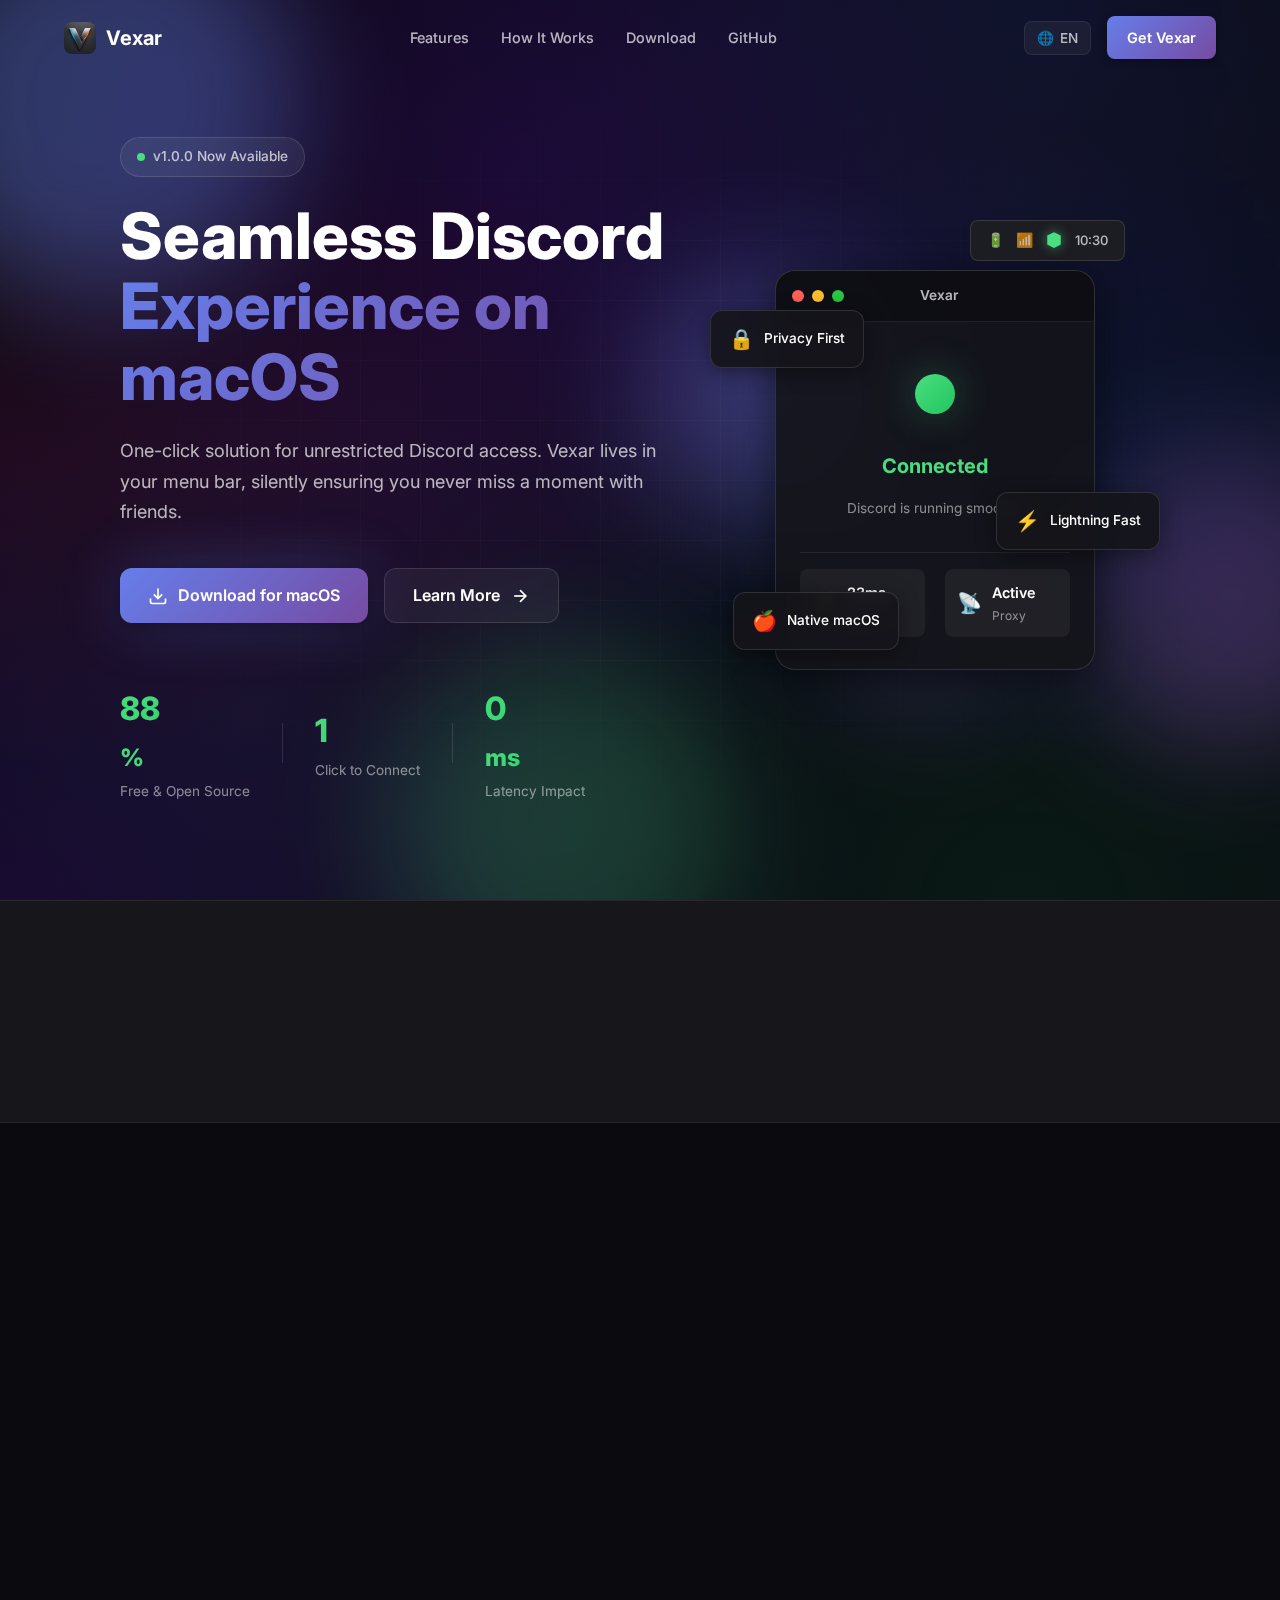
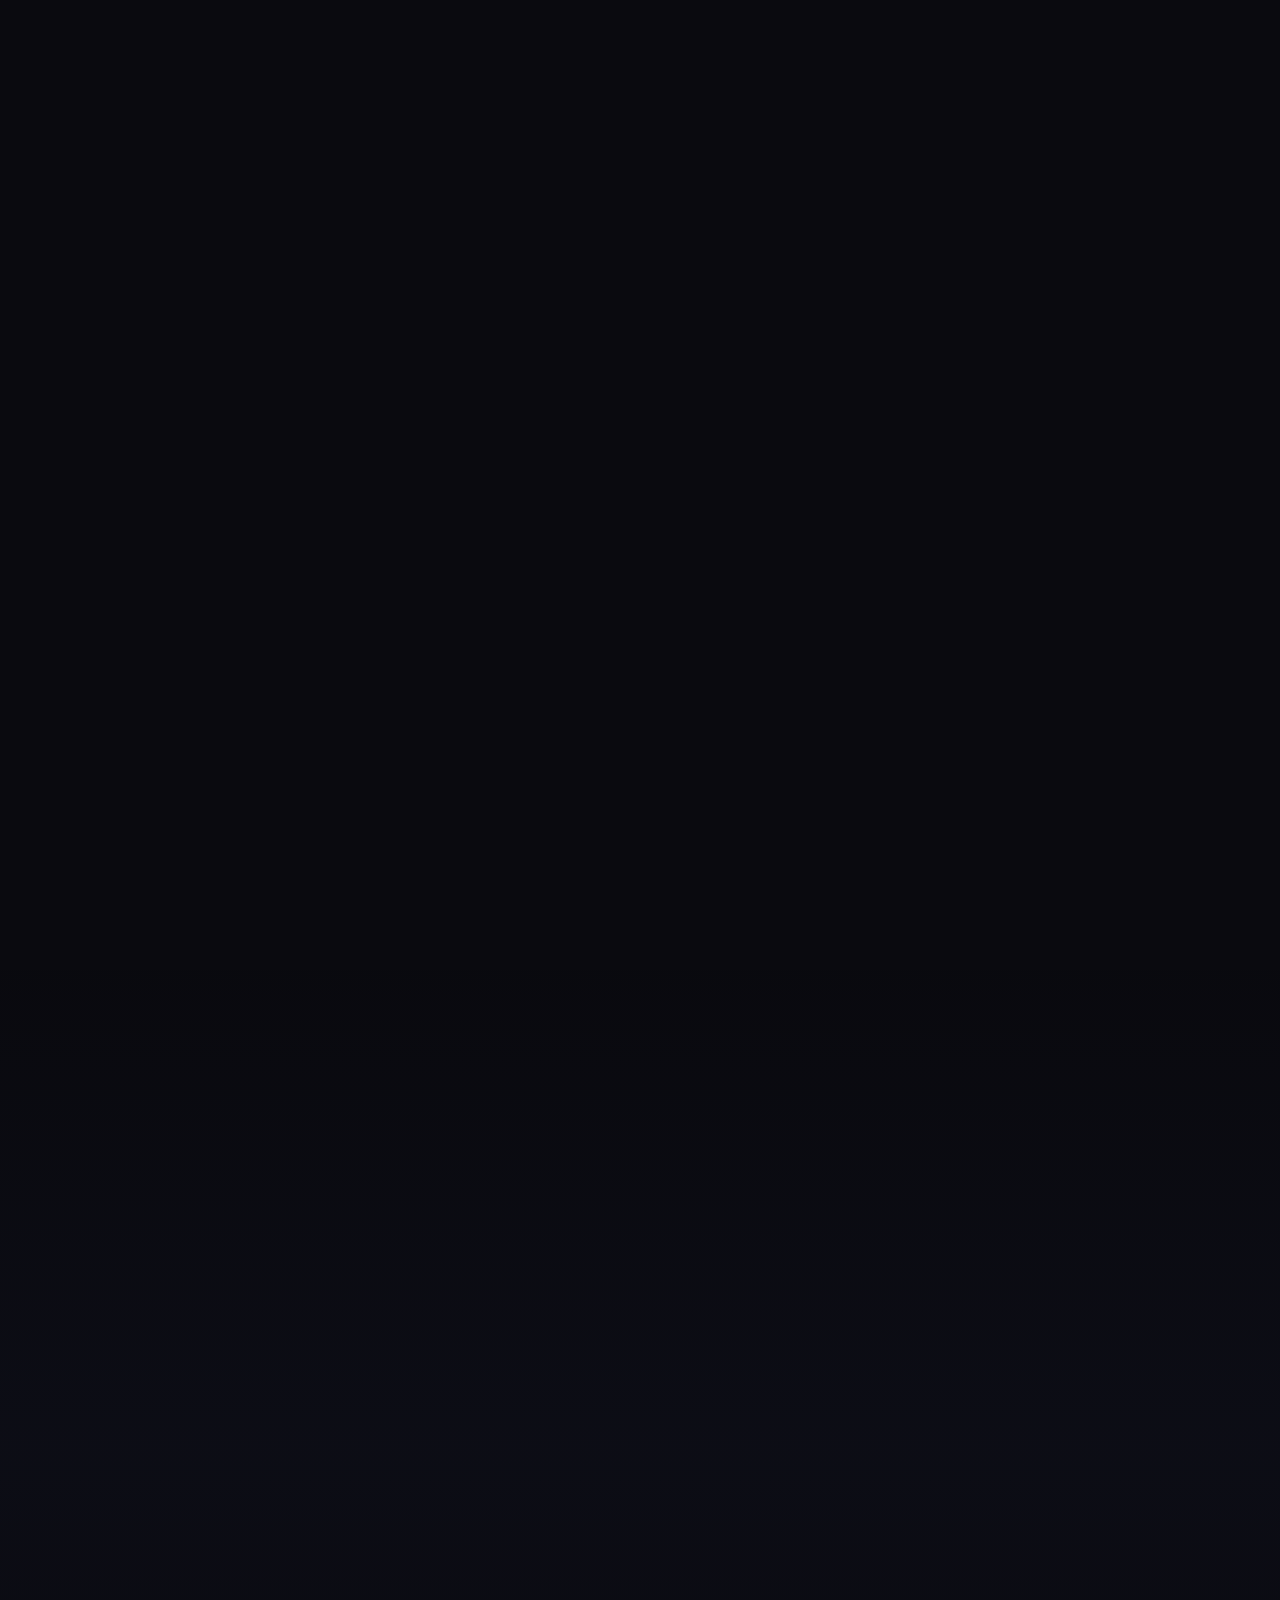
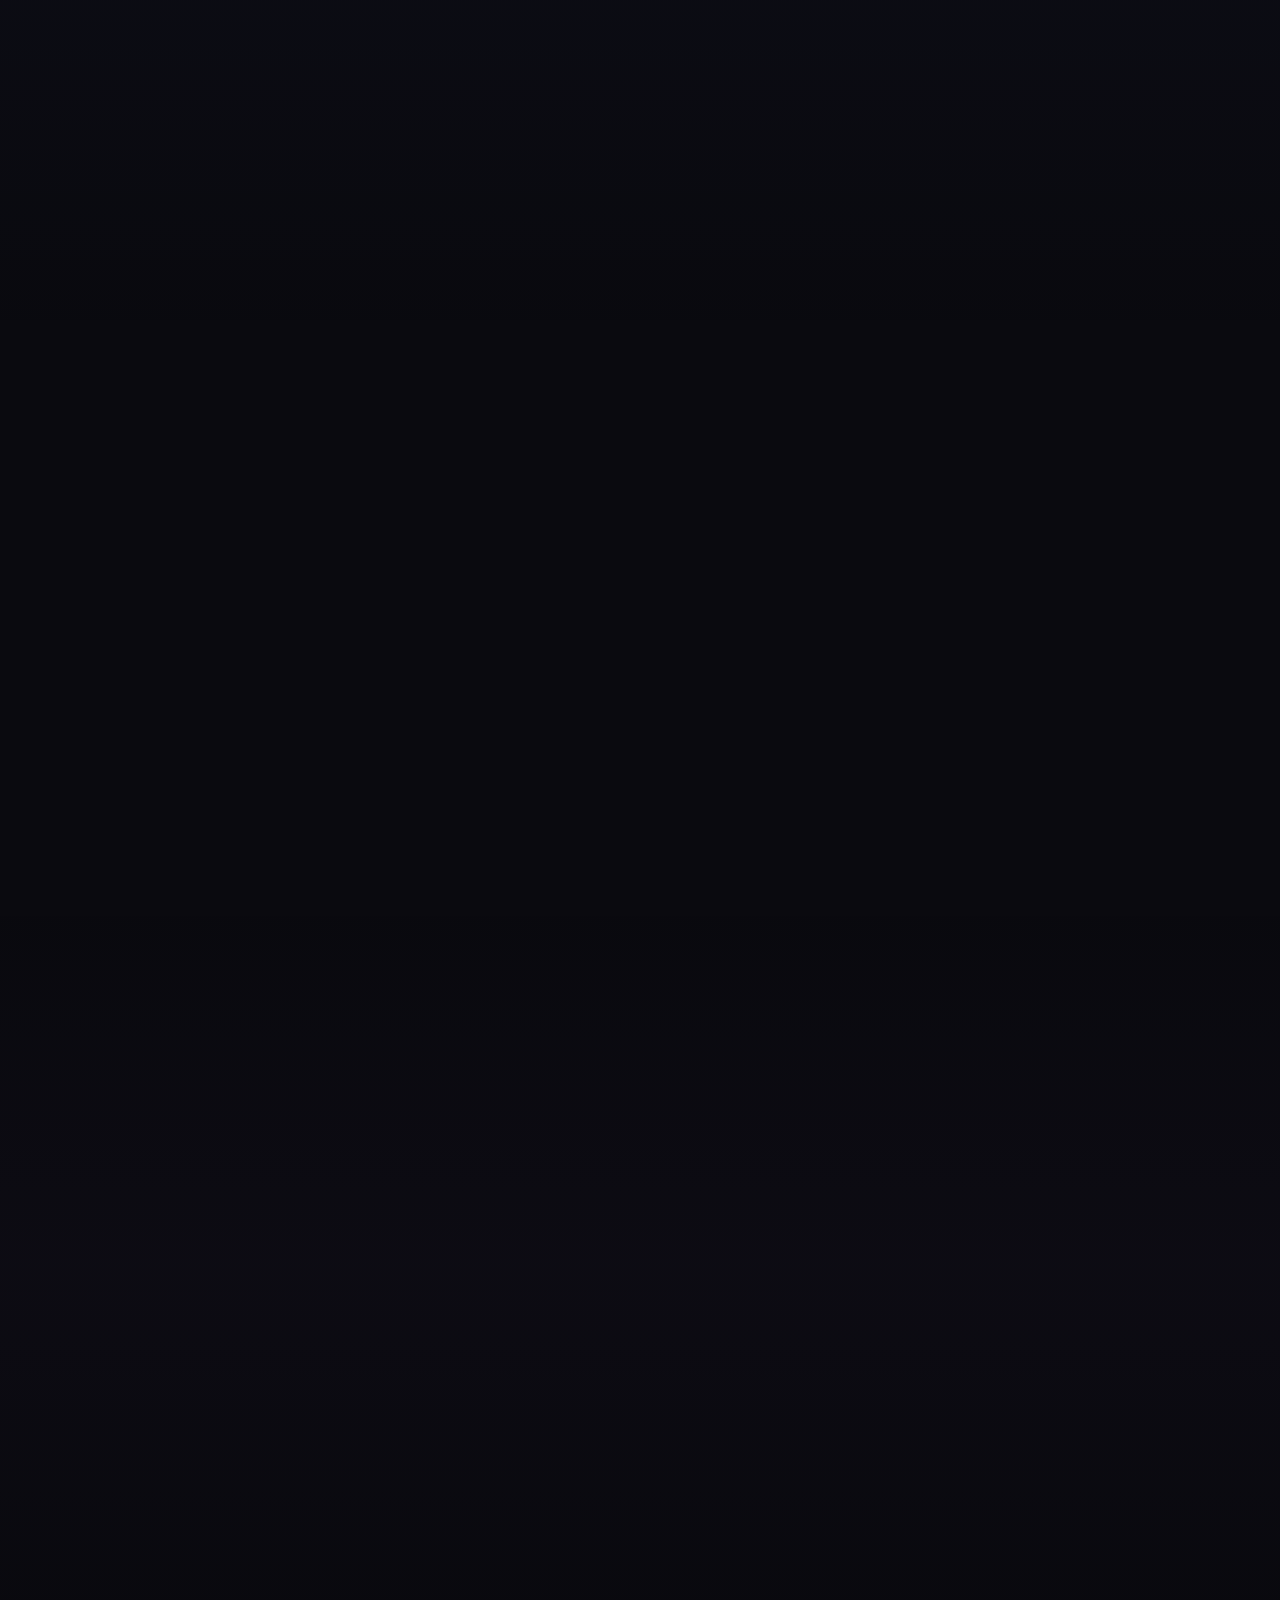
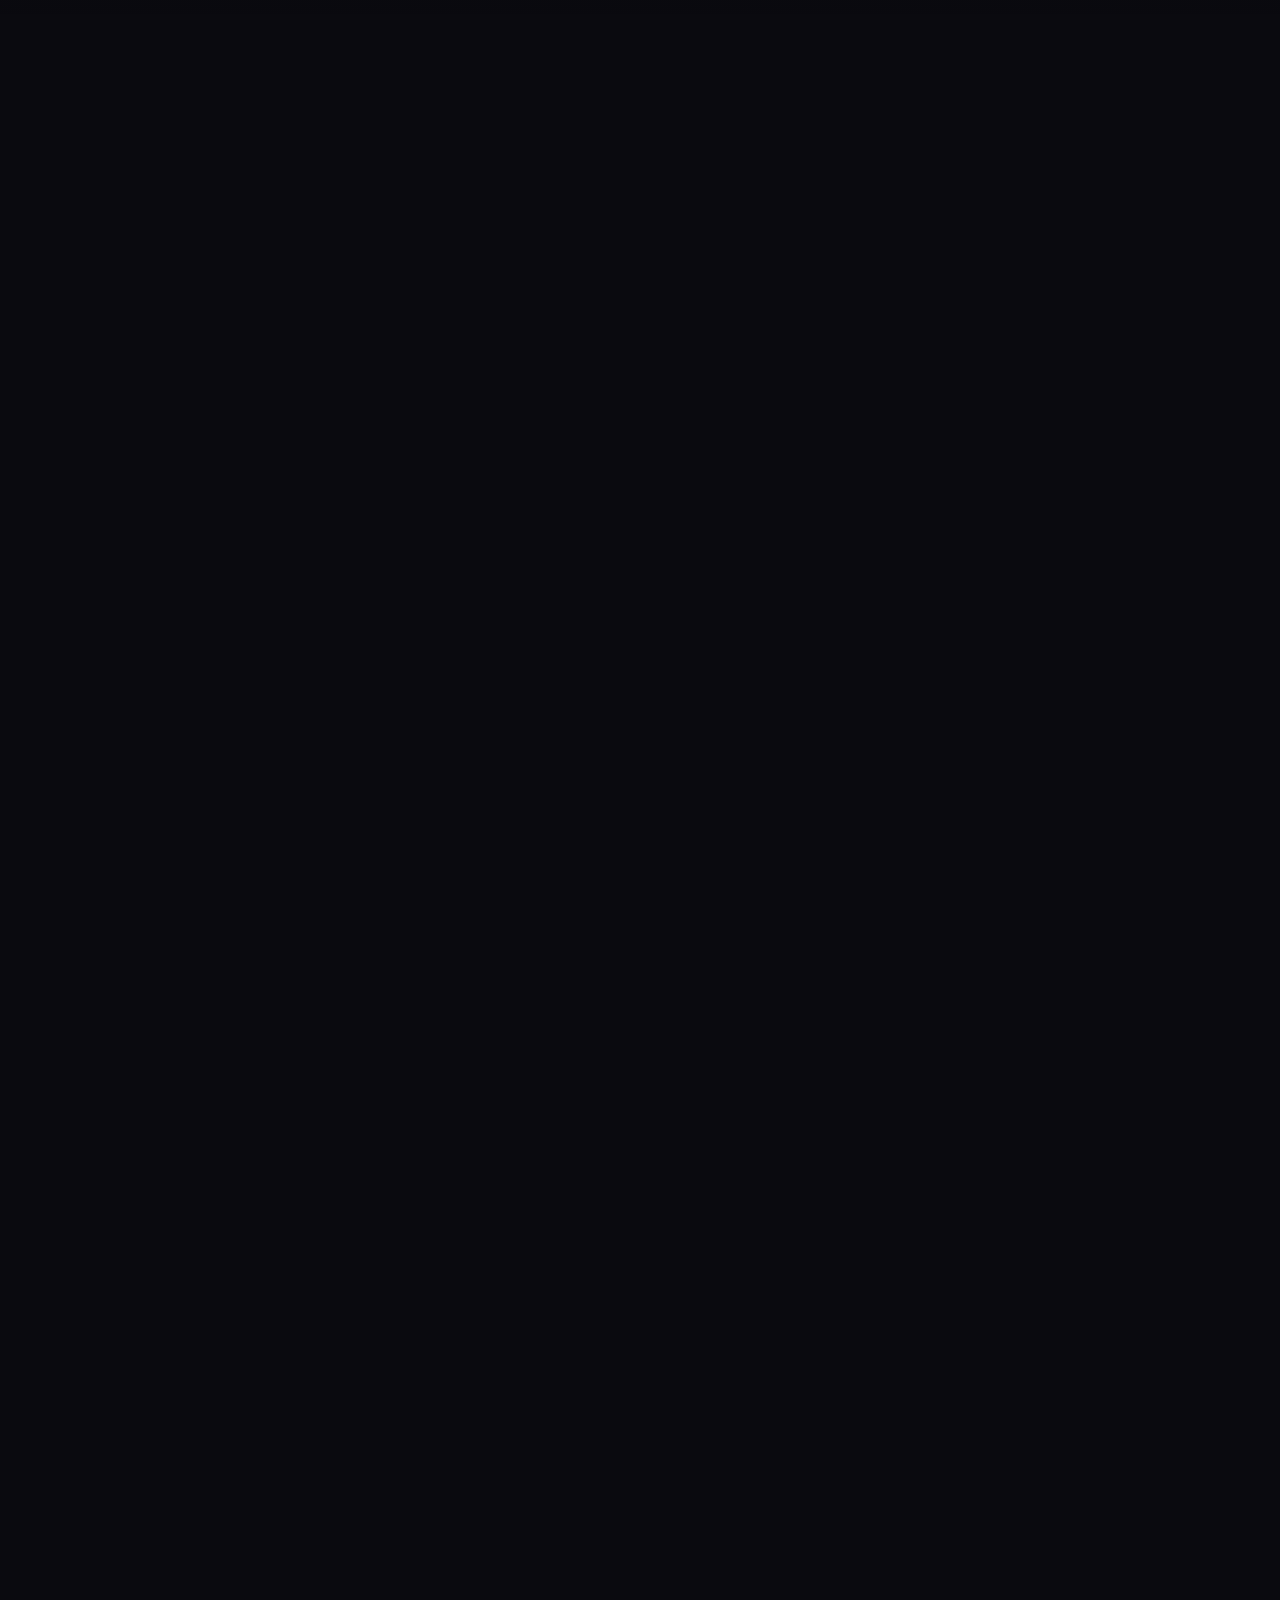
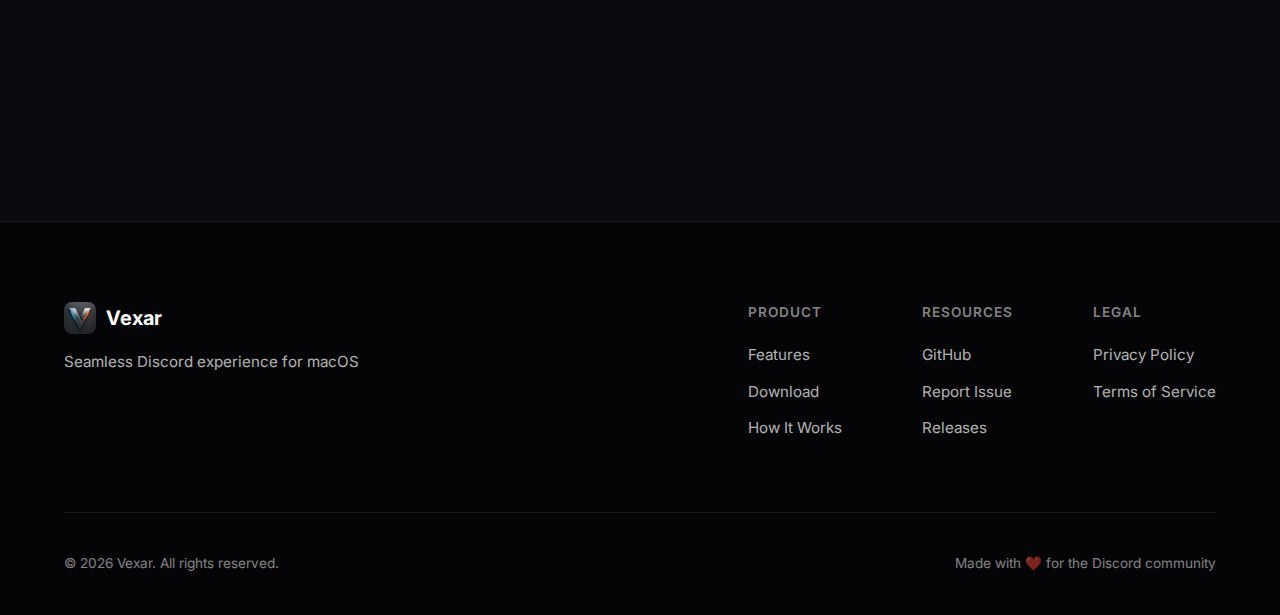
<file: index.html>
<!DOCTYPE html>
<html lang="en">

<head>
    <meta charset="UTF-8">
    <meta name="viewport" content="width=device-width, initial-scale=1.0">
    <meta name="description"
        content="Vexar - The ultimate macOS menu bar app for seamless Discord experience. Bypass restrictions and enjoy unrestricted internet with one click.">
    <meta name="keywords" content="Vexar, macOS, Discord, SpoofDPI, menu bar app, internet freedom">
    <meta name="author" content="Vexar Team">
    <meta property="og:title" content="Vexar - Seamless Discord Experience for macOS">
    <meta property="og:description" content="One-click solution for unrestricted Discord access on macOS">
    <meta property="og:type" content="website">
    <meta property="og:image" content="assets/og-image.png">
    <meta property="og:url" content="https://vexar.app">
    <meta name="twitter:card" content="summary_large_image">
    <meta name="twitter:image" content="assets/og-image.png">
    <meta name="theme-color" content="#667eea">

    <title data-i18n="meta.title">Vexar - Seamless Discord Experience for macOS</title>

    <link rel="preconnect" href="https://fonts.googleapis.com">
    <link rel="preconnect" href="https://fonts.gstatic.com" crossorigin>
    <link href="https://fonts.googleapis.com/css2?family=Inter:wght@300;400;500;600;700;800;900&display=swap"
        rel="stylesheet">
    <link rel="stylesheet" href="styles.css">
    <link rel="icon" type="image/png" href="assets/vexar-logo.png">
</head>

<body>
    <!-- Animated Background -->
    <div class="bg-animated">
        <div class="bg-gradient"></div>
        <div class="bg-mesh"></div>
        <div class="floating-orbs">
            <div class="orb orb-1"></div>
            <div class="orb orb-2"></div>
            <div class="orb orb-3"></div>
            <div class="orb orb-4"></div>
            <div class="orb orb-5"></div>
        </div>
        <div class="grid-overlay"></div>
    </div>

    <!-- Navbar -->
    <nav class="navbar" id="navbar">
        <div class="nav-container">
            <a href="#" class="nav-logo">
                <div class="logo-icon">
                    <img src="assets/vexar-logo.png" alt="Vexar" width="32" height="32">
                </div>
                <span class="logo-text">Vexar</span>
            </a>

            <div class="nav-links" id="navLinks">
                <a href="#features" class="nav-link" data-i18n="nav.features">Features</a>
                <a href="#how-it-works" class="nav-link" data-i18n="nav.howItWorks">How It Works</a>
                <a href="#download" class="nav-link" data-i18n="nav.download">Download</a>
                <a href="https://github.com/vexar-app/vexar-app" target="_blank" class="nav-link">GitHub</a>
            </div>

            <div class="nav-actions">
                <button class="lang-switcher" id="langSwitcher" aria-label="Switch Language">
                    <span class="lang-icon">🌐</span>
                    <span class="lang-text" id="currentLang">EN</span>
                </button>
                <a href="#download" class="nav-cta" data-i18n="nav.getVexar">Get Vexar</a>
            </div>

            <button class="mobile-toggle" id="mobileToggle" aria-label="Toggle Menu">
                <span></span>
                <span></span>
                <span></span>
            </button>
        </div>
    </nav>

    <!-- Hero Section -->
    <section class="hero" id="hero">
        <div class="hero-content">
            <div class="hero-badge animate-on-scroll">
                <span class="badge-dot"></span>
                <span data-i18n="hero.badge">v1.0.0 Now Available</span>
            </div>

            <h1 class="hero-title animate-on-scroll">
                <span data-i18n="hero.titleLine1">Seamless Discord</span>
                <span class="gradient-text" data-i18n="hero.titleLine2">Experience on macOS</span>
            </h1>

            <p class="hero-description animate-on-scroll" data-i18n="hero.description">
                One-click solution for unrestricted Discord access. Vexar lives in your menu bar,
                silently ensuring you never miss a moment with friends.
            </p>

            <div class="hero-actions animate-on-scroll">
                <a href="https://github.com/vexar-app/vexar-app/releases/download/v1.0.0/Vexar-v1.0.0.dmg"
                    class="btn btn-primary" download>
                    <svg class="btn-icon" viewBox="0 0 24 24" fill="none" stroke="currentColor" stroke-width="2">
                        <path d="M21 15v4a2 2 0 0 1-2 2H5a2 2 0 0 1-2-2v-4" />
                        <polyline points="7 10 12 15 17 10" />
                        <line x1="12" y1="15" x2="12" y2="3" />
                    </svg>
                    <span data-i18n="hero.downloadBtn">Download for macOS</span>
                </a>
                <a href="#how-it-works" class="btn btn-secondary">
                    <span data-i18n="hero.learnMore">Learn More</span>
                    <svg class="btn-icon" viewBox="0 0 24 24" fill="none" stroke="currentColor" stroke-width="2">
                        <line x1="5" y1="12" x2="19" y2="12" />
                        <polyline points="12 5 19 12 12 19" />
                    </svg>
                </a>
            </div>

            <div class="hero-stats animate-on-scroll">
                <div class="stat">
                    <span class="stat-number" data-count="100">0</span><span class="stat-suffix">%</span>
                    <span class="stat-label" data-i18n="hero.stat1">Free & Open Source</span>
                </div>
                <div class="stat-divider"></div>
                <div class="stat">
                    <span class="stat-number" data-count="1">0</span>
                    <span class="stat-label" data-i18n="hero.stat2">Click to Connect</span>
                </div>
                <div class="stat-divider"></div>
                <div class="stat">
                    <span class="stat-number" data-count="0">0</span><span class="stat-suffix">ms</span>
                    <span class="stat-label" data-i18n="hero.stat3">Latency Impact</span>
                </div>
            </div>
        </div>

        <div class="hero-visual animate-on-scroll">
            <div class="app-preview">
                <div class="app-window">
                    <div class="window-header">
                        <div class="window-controls">
                            <span class="control red"></span>
                            <span class="control yellow"></span>
                            <span class="control green"></span>
                        </div>
                        <span class="window-title">Vexar</span>
                    </div>
                    <div class="window-content">
                        <div class="status-indicator connected">
                            <div class="pulse-ring"></div>
                            <div class="pulse-core"></div>
                        </div>
                        <p class="status-text" data-i18n="hero.statusConnected">Connected</p>
                        <p class="status-sub" data-i18n="hero.statusSub">Discord is running smoothly</p>

                        <div class="app-stats">
                            <div class="app-stat">
                                <span class="app-stat-icon">⚡</span>
                                <div class="app-stat-info">
                                    <span class="app-stat-value">23ms</span>
                                    <span class="app-stat-label">Ping</span>
                                </div>
                            </div>
                            <div class="app-stat">
                                <span class="app-stat-icon">📡</span>
                                <div class="app-stat-info">
                                    <span class="app-stat-value">Active</span>
                                    <span class="app-stat-label">Proxy</span>
                                </div>
                            </div>
                        </div>
                    </div>
                </div>

                <div class="menubar-preview">
                    <div class="menubar-icons">
                        <span class="mb-icon">🔋</span>
                        <span class="mb-icon">📶</span>
                        <span class="mb-icon vexar-icon active">
                            <svg width="18" height="18" viewBox="0 0 32 32" fill="none">
                                <path d="M16 2L28 8V24L16 30L4 24V8L16 2Z" fill="#4ade80" />
                            </svg>
                        </span>
                        <span class="mb-time">10:30</span>
                    </div>
                </div>
            </div>

            <div class="floating-elements">
                <div class="float-card float-1">
                    <span class="float-icon">🔒</span>
                    <span data-i18n="hero.float1">Privacy First</span>
                </div>
                <div class="float-card float-2">
                    <span class="float-icon">⚡</span>
                    <span data-i18n="hero.float2">Lightning Fast</span>
                </div>
                <div class="float-card float-3">
                    <span class="float-icon">🍎</span>
                    <span data-i18n="hero.float3">Native macOS</span>
                </div>
            </div>
        </div>
    </section>

    <!-- Trusted By Section -->
    <section class="trusted-section">
        <div class="container">
            <p class="trusted-text animate-on-scroll" data-i18n="trusted.text">Trusted by Discord users worldwide</p>
            <div class="trusted-logos animate-on-scroll">
                <div class="logo-scroll">
                    <span class="tech-logo">🎮 Gamers</span>
                    <span class="tech-logo">💻 Developers</span>
                    <span class="tech-logo">🎨 Designers</span>
                    <span class="tech-logo">📚 Students</span>
                    <span class="tech-logo">🏢 Professionals</span>
                    <span class="tech-logo">🎵 Musicians</span>
                    <span class="tech-logo">🎮 Gamers</span>
                    <span class="tech-logo">💻 Developers</span>
                    <span class="tech-logo">🎨 Designers</span>
                    <span class="tech-logo">📚 Students</span>
                </div>
            </div>
        </div>
    </section>

    <!-- Features Section -->
    <section class="features-section" id="features">
        <div class="container">
            <div class="section-header animate-on-scroll">
                <span class="section-badge" data-i18n="features.badge">Features</span>
                <h2 class="section-title" data-i18n="features.title">Everything you need,<br>nothing you don't</h2>
                <p class="section-description" data-i18n="features.description">
                    Vexar is designed to be invisible. It works quietly in the background,
                    ensuring you have uninterrupted access to Discord.
                </p>
            </div>

            <div class="features-grid">
                <div class="feature-card feature-large animate-on-scroll">
                    <div class="feature-visual">
                        <div class="feature-animation pulse-animation">
                            <div class="pulse-center">
                                <svg width="48" height="48" viewBox="0 0 48 48" fill="none">
                                    <circle cx="24" cy="24" r="20" stroke="url(#pulseGrad)" stroke-width="2" />
                                    <circle cx="24" cy="24" r="12" fill="url(#pulseGrad)" />
                                    <defs>
                                        <linearGradient id="pulseGrad" x1="0%" y1="0%" x2="100%" y2="100%">
                                            <stop offset="0%" style="stop-color:#4ade80" />
                                            <stop offset="100%" style="stop-color:#22c55e" />
                                        </linearGradient>
                                    </defs>
                                </svg>
                            </div>
                            <div class="pulse-wave pulse-wave-1"></div>
                            <div class="pulse-wave pulse-wave-2"></div>
                            <div class="pulse-wave pulse-wave-3"></div>
                        </div>
                    </div>
                    <div class="feature-content">
                        <h3 class="feature-title" data-i18n="features.oneClick.title">One-Click Connection</h3>
                        <p class="feature-description" data-i18n="features.oneClick.description">
                            Connect with a single click from your menu bar. No complicated setup,
                            no configuration files. Just pure simplicity.
                        </p>
                    </div>
                </div>

                <div class="feature-card animate-on-scroll">
                    <div class="feature-icon">
                        <svg viewBox="0 0 24 24" fill="none" stroke="currentColor" stroke-width="2">
                            <path d="M12 22s8-4 8-10V5l-8-3-8 3v7c0 6 8 10 8 10z" />
                        </svg>
                    </div>
                    <h3 class="feature-title" data-i18n="features.privacy.title">Privacy First</h3>
                    <p class="feature-description" data-i18n="features.privacy.description">
                        Your data stays on your device. No tracking, no logs, no compromise.
                    </p>
                </div>

                <div class="feature-card animate-on-scroll">
                    <div class="feature-icon">
                        <svg viewBox="0 0 24 24" fill="none" stroke="currentColor" stroke-width="2">
                            <polygon points="13 2 3 14 12 14 11 22 21 10 12 10 13 2" />
                        </svg>
                    </div>
                    <h3 class="feature-title" data-i18n="features.fast.title">Lightning Fast</h3>
                    <p class="feature-description" data-i18n="features.fast.description">
                        Zero latency impact. Your Discord experience remains smooth and responsive.
                    </p>
                </div>

                <div class="feature-card animate-on-scroll">
                    <div class="feature-icon">
                        <svg viewBox="0 0 24 24" fill="none" stroke="currentColor" stroke-width="2">
                            <rect x="2" y="3" width="20" height="14" rx="2" ry="2" />
                            <line x1="8" y1="21" x2="16" y2="21" />
                            <line x1="12" y1="17" x2="12" y2="21" />
                        </svg>
                    </div>
                    <h3 class="feature-title" data-i18n="features.native.title">Native macOS</h3>
                    <p class="feature-description" data-i18n="features.native.description">
                        Built with SwiftUI for a seamless macOS experience. Feels right at home.
                    </p>
                </div>

                <div class="feature-card animate-on-scroll">
                    <div class="feature-icon">
                        <svg viewBox="0 0 24 24" fill="none" stroke="currentColor" stroke-width="2">
                            <path d="M12 3v18" />
                            <path d="M3 12h18" />
                            <path d="M5 5l14 14" />
                            <path d="M19 5L5 19" />
                        </svg>
                    </div>
                    <h3 class="feature-title" data-i18n="features.opensource.title">Open Source</h3>
                    <p class="feature-description" data-i18n="features.opensource.description">
                        Completely free and open source. Contribute, audit, or fork as you like.
                    </p>
                </div>

                <div class="feature-card animate-on-scroll">
                    <div class="feature-icon">
                        <svg viewBox="0 0 24 24" fill="none" stroke="currentColor" stroke-width="2">
                            <circle cx="12" cy="12" r="3" />
                            <path
                                d="M19.4 15a1.65 1.65 0 0 0 .33 1.82l.06.06a2 2 0 0 1 0 2.83 2 2 0 0 1-2.83 0l-.06-.06a1.65 1.65 0 0 0-1.82-.33 1.65 1.65 0 0 0-1 1.51V21a2 2 0 0 1-2 2 2 2 0 0 1-2-2v-.09A1.65 1.65 0 0 0 9 19.4a1.65 1.65 0 0 0-1.82.33l-.06.06a2 2 0 0 1-2.83 0 2 2 0 0 1 0-2.83l.06-.06a1.65 1.65 0 0 0 .33-1.82 1.65 1.65 0 0 0-1.51-1H3a2 2 0 0 1-2-2 2 2 0 0 1 2-2h.09A1.65 1.65 0 0 0 4.6 9a1.65 1.65 0 0 0-.33-1.82l-.06-.06a2 2 0 0 1 0-2.83 2 2 0 0 1 2.83 0l.06.06a1.65 1.65 0 0 0 1.82.33H9a1.65 1.65 0 0 0 1-1.51V3a2 2 0 0 1 2-2 2 2 0 0 1 2 2v.09a1.65 1.65 0 0 0 1 1.51 1.65 1.65 0 0 0 1.82-.33l.06-.06a2 2 0 0 1 2.83 0 2 2 0 0 1 0 2.83l-.06.06a1.65 1.65 0 0 0-.33 1.82V9a1.65 1.65 0 0 0 1.51 1H21a2 2 0 0 1 2 2 2 2 0 0 1-2 2h-.09a1.65 1.65 0 0 0-1.51 1z" />
                        </svg>
                    </div>
                    <h3 class="feature-title" data-i18n="features.auto.title">Auto Start</h3>
                    <p class="feature-description" data-i18n="features.auto.description">
                        Launch at login option. Set it once and forget about it forever.
                    </p>
                </div>
            </div>
        </div>
    </section>

    <!-- How It Works Section -->
    <section class="how-section" id="how-it-works">
        <div class="container">
            <div class="section-header animate-on-scroll">
                <span class="section-badge" data-i18n="how.badge">How It Works</span>
                <h2 class="section-title" data-i18n="how.title">Simple. Elegant. Effective.</h2>
                <p class="section-description" data-i18n="how.description">
                    Get started in minutes with our streamlined setup process.
                </p>
            </div>

            <div class="steps-wrapper">


                <div class="step animate-on-scroll">
                    <div class="step-number">1</div>
                    <div class="step-content">
                        <h3 class="step-title" data-i18n="how.step1.title">Download & Install</h3>
                        <p class="step-description" data-i18n="how.step1.description">
                            Download Vexar from GitHub releases. Drag it to your Applications folder.
                        </p>
                    </div>
                    <div class="step-visual">
                        <div class="step-icon-wrapper">
                            <svg viewBox="0 0 24 24" fill="none" stroke="currentColor" stroke-width="2">
                                <path d="M21 15v4a2 2 0 0 1-2 2H5a2 2 0 0 1-2-2v-4" />
                                <polyline points="7 10 12 15 17 10" />
                                <line x1="12" y1="15" x2="12" y2="3" />
                            </svg>
                        </div>
                    </div>
                </div>

                <div class="step animate-on-scroll">
                    <div class="step-number">2</div>
                    <div class="step-content">
                        <h3 class="step-title" data-i18n="how.step2.title">Complete Setup</h3>
                        <p class="step-description" data-i18n="how.step2.description">
                            Follow the one-time setup wizard to install required components automatically.
                        </p>
                    </div>
                    <div class="step-visual">
                        <div class="step-icon-wrapper">
                            <svg viewBox="0 0 24 24" fill="none" stroke="currentColor" stroke-width="2">
                                <circle cx="12" cy="12" r="3" />
                                <path
                                    d="M19.4 15a1.65 1.65 0 0 0 .33 1.82l.06.06a2 2 0 0 1 0 2.83 2 2 0 0 1-2.83 0l-.06-.06a1.65 1.65 0 0 0-1.82-.33 1.65 1.65 0 0 0-1 1.51V21a2 2 0 0 1-2 2 2 2 0 0 1-2-2v-.09A1.65 1.65 0 0 0 9 19.4" />
                            </svg>
                        </div>
                    </div>
                </div>

                <div class="step animate-on-scroll">
                    <div class="step-number">3</div>
                    <div class="step-content">
                        <h3 class="step-title" data-i18n="how.step3.title">Click & Connect</h3>
                        <p class="step-description" data-i18n="how.step3.description">
                            Click the Vexar icon in your menu bar and hit connect. That's it!
                        </p>
                    </div>
                    <div class="step-visual">
                        <div class="step-icon-wrapper success">
                            <svg viewBox="0 0 24 24" fill="none" stroke="currentColor" stroke-width="2">
                                <polyline points="20 6 9 17 4 12" />
                            </svg>
                        </div>
                    </div>
                </div>
            </div>
        </div>
    </section>

    <!-- Tech Stack Section -->
    <section class="tech-section">
        <div class="container">
            <div class="section-header animate-on-scroll">
                <span class="section-badge" data-i18n="tech.badge">Built With</span>
                <h2 class="section-title" data-i18n="tech.title">Modern Technology Stack</h2>
            </div>

            <div class="tech-grid animate-on-scroll">
                <div class="tech-card">
                    <div class="tech-icon">
                        <svg viewBox="0 0 24 24" fill="currentColor">
                            <path
                                d="M12 2C6.48 2 2 6.48 2 12s4.48 10 10 10 10-4.48 10-10S17.52 2 12 2zm-1 17.93c-3.95-.49-7-3.85-7-7.93 0-.62.08-1.21.21-1.79L9 15v1c0 1.1.9 2 2 2v1.93zm6.9-2.54c-.26-.81-1-1.39-1.9-1.39h-1v-3c0-.55-.45-1-1-1H8v-2h2c.55 0 1-.45 1-1V7h2c1.1 0 2-.9 2-2v-.41c2.93 1.19 5 4.06 5 7.41 0 2.08-.8 3.97-2.1 5.39z" />
                        </svg>
                    </div>
                    <h4>SwiftUI</h4>
                    <p data-i18n="tech.swiftui">Native macOS interface</p>
                </div>

                <div class="tech-card">
                    <div class="tech-icon">
                        <svg viewBox="0 0 24 24" fill="currentColor">
                            <path d="M12 2L2 7l10 5 10-5-10-5zM2 17l10 5 10-5M2 12l10 5 10-5" />
                        </svg>
                    </div>
                    <h4>SpoofDPI</h4>
                    <p data-i18n="tech.spoofdpi">Bypass engine</p>
                </div>

                <div class="tech-card">
                    <div class="tech-icon">
                        <svg viewBox="0 0 24 24" fill="currentColor">
                            <path
                                d="M3 3h18v18H3V3zm16.525 13.707c-.131-.821-.666-1.511-2.252-2.155-.552-.259-1.165-.438-1.349-.854-.068-.248-.078-.382-.034-.529.113-.484.687-.629 1.137-.495.293.086.567.319.735.665.775-.442.775-.442 1.316-.775-.19-.338-.293-.479-.422-.571-.478-.478-1.121-.719-2.161-.689l-.531.068c-.513.156-.997.439-1.292.854-.094.139-.178.296-.234.465-.299.854-.096 2.103.729 2.647.801.563 1.972.681 2.125 1.207.148.689-.513 1.061-1.265.964-.572-.111-.879-.458-1.121-.893l-1.368.698c.158.363.325.525.571.854.96.898 3.266 1.021 3.927-.466.041-.059.082-.116.119-.171.357-.69.384-1.432.076-2.318zm-5.882-.826c-.21-.494-.331-.811-.593-1.181-.478-.68-1.102-.991-1.924-1.021-.892.027-1.711.357-2.298 1.236l1.053.742c.35-.52.703-.858 1.245-.858.513-.021.856.281 1.061.733l.124.281c-.665.359-1.369.621-2.073.915-.684.287-1.12.654-1.313 1.14-.099.251-.161.553-.161.876 0 .633.249 1.146.683 1.501.433.353.966.529 1.582.529.859 0 1.503-.313 1.976-.934l.057.057c.068.11.142.216.223.317l1.137-.001-.001-.036c-.195-.24-.319-.528-.319-.86 0-.042-.008-1.315-.008-2.437l.009.001zm-1.316 2.458c-.279.328-.644.529-1.108.529-.281 0-.511-.092-.683-.281-.171-.189-.258-.433-.258-.733 0-.363.137-.643.409-.837.198-.141.478-.288.791-.409.342-.132.746-.297 1.158-.473v.429c-.001.69-.105 1.404-.309 1.775z" />
                        </svg>
                    </div>
                    <h4>Homebrew</h4>
                    <p data-i18n="tech.homebrew">Package manager</p>
                </div>

                <div class="tech-card">
                    <div class="tech-icon">
                        <svg viewBox="0 0 24 24" fill="currentColor">
                            <path
                                d="M12 .297c-6.63 0-12 5.373-12 12 0 5.303 3.438 9.8 8.205 11.385.6.113.82-.258.82-.577 0-.285-.01-1.04-.015-2.04-3.338.724-4.042-1.61-4.042-1.61C4.422 18.07 3.633 17.7 3.633 17.7c-1.087-.744.084-.729.084-.729 1.205.084 1.838 1.236 1.838 1.236 1.07 1.835 2.809 1.305 3.495.998.108-.776.417-1.305.76-1.605-2.665-.3-5.466-1.332-5.466-5.93 0-1.31.465-2.38 1.235-3.22-.135-.303-.54-1.523.105-3.176 0 0 1.005-.322 3.3 1.23.96-.267 1.98-.399 3-.405 1.02.006 2.04.138 3 .405 2.28-1.552 3.285-1.23 3.285-1.23.645 1.653.24 2.873.12 3.176.765.84 1.23 1.91 1.23 3.22 0 4.61-2.805 5.625-5.475 5.92.42.36.81 1.096.81 2.22 0 1.606-.015 2.896-.015 3.286 0 .315.21.69.825.57C20.565 22.092 24 17.592 24 12.297c0-6.627-5.373-12-12-12" />
                        </svg>
                    </div>
                    <h4>Open Source</h4>
                    <p data-i18n="tech.opensource">MIT License</p>
                </div>
            </div>
        </div>
    </section>

    <!-- Testimonials Section -->
    <section class="testimonials-section">
        <div class="container">
            <div class="section-header animate-on-scroll">
                <span class="section-badge" data-i18n="testimonials.badge">Testimonials</span>
                <h2 class="section-title" data-i18n="testimonials.title">Loved by users</h2>
            </div>

            <div class="testimonials-grid animate-on-scroll">
                <div class="testimonial-card">
                    <div class="testimonial-content">
                        <div class="testimonial-stars">★★★★★</div>
                        <p data-i18n="testimonials.t1.text">"Finally, a solution that just works! I've been struggling
                            with Discord access for months, and Vexar solved it in seconds."</p>
                    </div>
                    <div class="testimonial-author">
                        <div class="author-avatar">🎮</div>
                        <div class="author-info">
                            <span class="author-name" data-i18n="testimonials.t1.name">Alex K.</span>
                            <span class="author-role" data-i18n="testimonials.t1.role">Gamer</span>
                        </div>
                    </div>
                </div>

                <div class="testimonial-card">
                    <div class="testimonial-content">
                        <div class="testimonial-stars">★★★★★</div>
                        <p data-i18n="testimonials.t2.text">"Clean, minimal, and does exactly what it promises. The
                            SwiftUI interface is beautiful and fits perfectly with macOS."</p>
                    </div>
                    <div class="testimonial-author">
                        <div class="author-avatar">💻</div>
                        <div class="author-info">
                            <span class="author-name" data-i18n="testimonials.t2.name">Sarah M.</span>
                            <span class="author-role" data-i18n="testimonials.t2.role">Developer</span>
                        </div>
                    </div>
                </div>

                <div class="testimonial-card">
                    <div class="testimonial-content">
                        <div class="testimonial-stars">★★★★★</div>
                        <p data-i18n="testimonials.t3.text">"I love that it's open source. I can see exactly what it
                            does, and there's no shady background activity. Highly recommended!"</p>
                    </div>
                    <div class="testimonial-author">
                        <div class="author-avatar">🔐</div>
                        <div class="author-info">
                            <span class="author-name" data-i18n="testimonials.t3.name">Mike R.</span>
                            <span class="author-role" data-i18n="testimonials.t3.role">Security Enthusiast</span>
                        </div>
                    </div>
                </div>
            </div>
        </div>
    </section>

    <!-- FAQ Section -->
    <section class="faq-section" id="faq">
        <div class="container">
            <div class="section-header animate-on-scroll">
                <span class="section-badge" data-i18n="faq.badge">FAQ</span>
                <h2 class="section-title" data-i18n="faq.title">Frequently Asked Questions</h2>
            </div>

            <div class="faq-wrapper animate-on-scroll">
                <div class="faq-item">
                    <button class="faq-question">
                        <span data-i18n="faq.q1.question">What is Vexar?</span>
                        <svg class="faq-icon" viewBox="0 0 24 24" fill="none" stroke="currentColor" stroke-width="2">
                            <polyline points="6 9 12 15 18 9" />
                        </svg>
                    </button>
                    <div class="faq-answer">
                        <p data-i18n="faq.q1.answer">Vexar is a macOS menu bar application that helps you access Discord
                            without restrictions. It uses SpoofDPI technology to bypass network limitations while
                            maintaining your privacy.</p>
                    </div>
                </div>

                <div class="faq-item">
                    <button class="faq-question">
                        <span data-i18n="faq.q2.question">Is Vexar safe to use?</span>
                        <svg class="faq-icon" viewBox="0 0 24 24" fill="none" stroke="currentColor" stroke-width="2">
                            <polyline points="6 9 12 15 18 9" />
                        </svg>
                    </button>
                    <div class="faq-answer">
                        <p data-i18n="faq.q2.answer">Yes! Vexar is completely open source, which means anyone can review
                            the code. We don't collect any personal data, and all connections stay local on your device.
                        </p>
                    </div>
                </div>

                <div class="faq-item">
                    <button class="faq-question">
                        <span data-i18n="faq.q3.question">Does it affect my internet speed?</span>
                        <svg class="faq-icon" viewBox="0 0 24 24" fill="none" stroke="currentColor" stroke-width="2">
                            <polyline points="6 9 12 15 18 9" />
                        </svg>
                    </button>
                    <div class="faq-answer">
                        <p data-i18n="faq.q3.answer">No, Vexar operates locally and has zero impact on your internet
                            latency. Your Discord experience remains as fast as ever.</p>
                    </div>
                </div>

                <div class="faq-item">
                    <button class="faq-question">
                        <span data-i18n="faq.q4.question">What macOS version is required?</span>
                        <svg class="faq-icon" viewBox="0 0 24 24" fill="none" stroke="currentColor" stroke-width="2">
                            <polyline points="6 9 12 15 18 9" />
                        </svg>
                    </button>
                    <div class="faq-answer">
                        <p data-i18n="faq.q4.answer">Vexar requires macOS 13.0 (Ventura) or later. It's built with the
                            latest SwiftUI features to provide the best possible experience.</p>
                    </div>
                </div>

                <div class="faq-item">
                    <button class="faq-question">
                        <span data-i18n="faq.q5.question">How do I get support?</span>
                        <svg class="faq-icon" viewBox="0 0 24 24" fill="none" stroke="currentColor" stroke-width="2">
                            <polyline points="6 9 12 15 18 9" />
                        </svg>
                    </button>
                    <div class="faq-answer">
                        <p data-i18n="faq.q5.answer">You can open an issue on our GitHub repository, and we'll help you
                            as soon as possible. The community is also very helpful!</p>
                    </div>
                </div>
            </div>
        </div>
    </section>

    <!-- Download Section -->
    <section class="download-section" id="download">
        <div class="container">
            <div class="download-wrapper animate-on-scroll">
                <div class="download-glow"></div>
                <div class="download-content">
                    <span class="download-badge" data-i18n="download.badge">Free Download</span>
                    <h2 class="download-title" data-i18n="download.title">Ready to start?</h2>
                    <p class="download-description" data-i18n="download.description">
                        Download Vexar now and enjoy seamless Discord experience on your Mac.
                    </p>

                    <div class="download-buttons">
                        <a href="https://github.com/vexar-app/vexar-app/releases/download/v1.0.0/Vexar-v1.0.0.dmg"
                            class="btn btn-download" download>
                            <svg class="btn-icon" viewBox="0 0 24 24" fill="none" stroke="currentColor"
                                stroke-width="2">
                                <path d="M21 15v4a2 2 0 0 1-2 2H5a2 2 0 0 1-2-2v-4" />
                                <polyline points="7 10 12 15 17 10" />
                                <line x1="12" y1="15" x2="12" y2="3" />
                            </svg>
                            <div class="btn-text">
                                <span class="btn-label" data-i18n="download.button">Download</span>
                                <span class="btn-sub">macOS 13.0+ • DMG</span>
                            </div>
                        </a>
                        <a href="https://github.com/vexar-app/vexar-app" class="btn btn-github" target="_blank">
                            <svg class="btn-icon" viewBox="0 0 24 24" fill="currentColor">
                                <path
                                    d="M12 .297c-6.63 0-12 5.373-12 12 0 5.303 3.438 9.8 8.205 11.385.6.113.82-.258.82-.577 0-.285-.01-1.04-.015-2.04-3.338.724-4.042-1.61-4.042-1.61C4.422 18.07 3.633 17.7 3.633 17.7c-1.087-.744.084-.729.084-.729 1.205.084 1.838 1.236 1.838 1.236 1.07 1.835 2.809 1.305 3.495.998.108-.776.417-1.305.76-1.605-2.665-.3-5.466-1.332-5.466-5.93 0-1.31.465-2.38 1.235-3.22-.135-.303-.54-1.523.105-3.176 0 0 1.005-.322 3.3 1.23.96-.267 1.98-.399 3-.405 1.02.006 2.04.138 3 .405 2.28-1.552 3.285-1.23 3.285-1.23.645 1.653.24 2.873.12 3.176.765.84 1.23 1.91 1.23 3.22 0 4.61-2.805 5.625-5.475 5.92.42.36.81 1.096.81 2.22 0 1.606-.015 2.896-.015 3.286 0 .315.21.69.825.57C20.565 22.092 24 17.592 24 12.297c0-6.627-5.373-12-12-12" />
                            </svg>
                            <span data-i18n="download.github">View on GitHub</span>
                        </a>
                    </div>

                    <div class="download-note">
                        <span class="note-icon">📦</span>
                        <span data-i18n="download.note">Download the ZIP file, extract it, and drag Vexar.app to your
                            Applications folder.</span>
                    </div>

                    <div class="download-info">
                        <div class="info-item">
                            <svg viewBox="0 0 24 24" fill="none" stroke="currentColor" stroke-width="2">
                                <polyline points="20 6 9 17 4 12" />
                            </svg>
                            <span data-i18n="download.info1">No account required</span>
                        </div>
                        <div class="info-item">
                            <svg viewBox="0 0 24 24" fill="none" stroke="currentColor" stroke-width="2">
                                <polyline points="20 6 9 17 4 12" />
                            </svg>
                            <span data-i18n="download.info2">100% Free & Open Source</span>
                        </div>
                        <div class="info-item">
                            <svg viewBox="0 0 24 24" fill="none" stroke="currentColor" stroke-width="2">
                                <polyline points="20 6 9 17 4 12" />
                            </svg>
                            <span data-i18n="download.info3">Privacy focused</span>
                        </div>
                    </div>
                </div>
            </div>
        </div>
    </section>

    <!-- Footer -->
    <footer class="footer">
        <div class="container">
            <div class="footer-main">
                <div class="footer-brand">
                    <a href="#" class="footer-logo">
                        <div class="logo-icon">
                            <img src="assets/vexar-logo.png" alt="Vexar" width="32" height="32">
                        </div>
                        <span>Vexar</span>
                    </a>
                    <p class="footer-tagline" data-i18n="footer.tagline">Seamless Discord experience for macOS</p>
                </div>

                <div class="footer-links">
                    <div class="footer-column">
                        <h4 data-i18n="footer.product">Product</h4>
                        <a href="#features" data-i18n="nav.features">Features</a>
                        <a href="#download" data-i18n="nav.download">Download</a>
                        <a href="#how-it-works" data-i18n="nav.howItWorks">How It Works</a>
                    </div>
                    <div class="footer-column">
                        <h4 data-i18n="footer.resources">Resources</h4>
                        <a href="https://github.com/vexar-app/vexar-app" target="_blank">GitHub</a>
                        <a href="https://github.com/vexar-app/vexar-app/issues" target="_blank"
                            data-i18n="footer.issues">Report Issue</a>
                        <a href="https://github.com/vexar-app/vexar-app/releases" target="_blank"
                            data-i18n="footer.releases">Releases</a>
                    </div>
                    <div class="footer-column">
                        <h4 data-i18n="footer.legal">Legal</h4>
                        <a href="privacy.html" data-i18n="footer.privacy">Privacy Policy</a>
                        <a href="terms.html" data-i18n="footer.terms">Terms of Service</a>
                    </div>
                </div>
            </div>

            <div class="footer-bottom">
                <p data-i18n="footer.copyright">© 2025 Vexar. All rights reserved.</p>
                <p data-i18n="footer.madeWith">Made with ❤️ for the Discord community</p>
            </div>
        </div>
    </footer>

    <script src="translations.js"></script>
    <script src="script.js"></script>
</body>

</html>
</file>
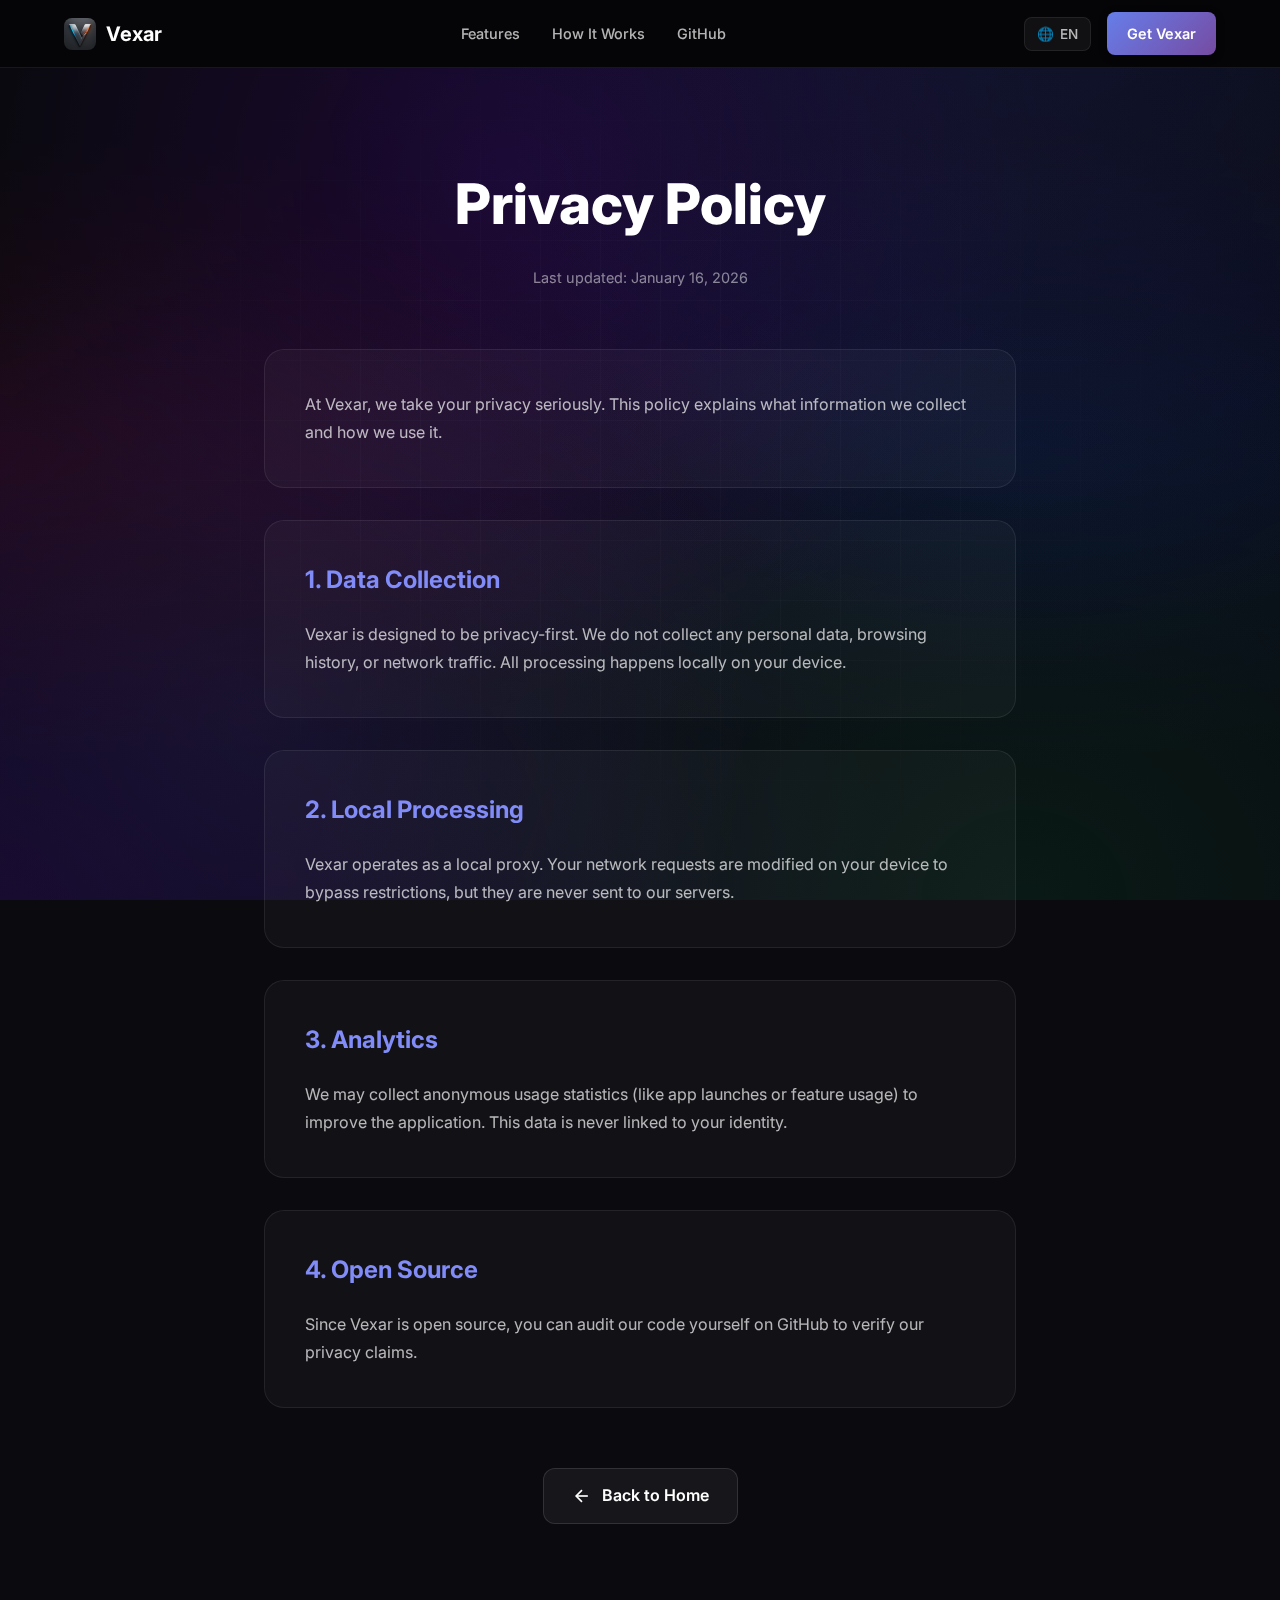
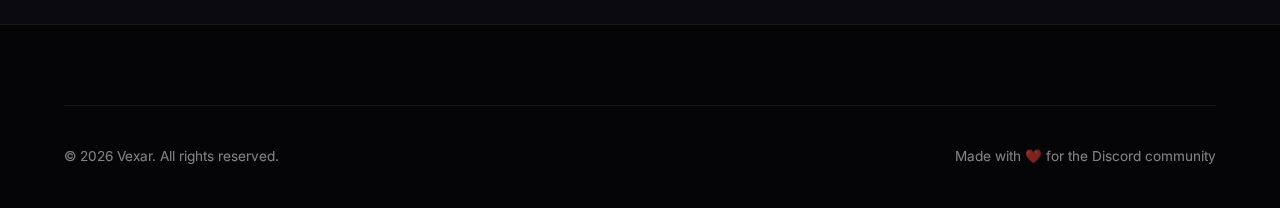
<file: privacy.html>
<!DOCTYPE html>
<html lang="en">

<head>
    <meta charset="UTF-8">
    <meta name="viewport" content="width=device-width, initial-scale=1.0">
    <meta name="description" content="Vexar Privacy Policy - Your privacy is our priority.">
    <title data-i18n="privacy.title">Privacy Policy - Vexar</title>
    <link rel="preconnect" href="https://fonts.googleapis.com">
    <link rel="preconnect" href="https://fonts.gstatic.com" crossorigin>
    <link href="https://fonts.googleapis.com/css2?family=Inter:wght@300;400;500;600;700;800;900&display=swap"
        rel="stylesheet">
    <link rel="stylesheet" href="styles.css">
    <link rel="icon" type="image/png" href="assets/vexar-logo.png">
</head>

<body class="legal-page">
    <!-- Animated Background -->
    <div class="bg-animated">
        <div class="bg-gradient"></div>
        <div class="bg-mesh"></div>
        <div class="grid-overlay"></div>
    </div>

    <!-- Navbar -->
    <nav class="navbar scrolled" id="navbar">
        <div class="nav-container">
            <a href="index.html" class="nav-logo">
                <div class="logo-icon">
                    <img src="assets/vexar-logo.png" alt="Vexar" width="32" height="32">
                </div>
                <span class="logo-text">Vexar</span>
            </a>

            <div class="nav-links" id="navLinks">
                <a href="index.html#features" class="nav-link" data-i18n="nav.features">Features</a>
                <a href="index.html#how-it-works" class="nav-link" data-i18n="nav.howItWorks">How It Works</a>
                <a href="https://github.com/vexar-app/vexar-app" target="_blank" class="nav-link">GitHub</a>
            </div>

            <div class="nav-actions">
                <button class="lang-switcher" id="langSwitcher" aria-label="Switch Language">
                    <span class="lang-icon">🌐</span>
                    <span class="lang-text" id="currentLang">EN</span>
                </button>
                <a href="index.html#download" class="nav-cta" data-i18n="nav.getVexar">Get Vexar</a>
            </div>
        </div>
    </nav>

    <!-- Content -->
    <main class="legal-content">
        <div class="container">
            <h1 data-i18n="privacy.title">Privacy Policy</h1>
            <p class="last-updated" data-i18n="privacy.lastUpdated"></p>

            <div class="content-block">
                <p data-i18n="privacy.intro"></p>
            </div>

            <div class="content-block">
                <h2 data-i18n="privacy.section1.title"></h2>
                <p data-i18n="privacy.section1.content"></p>
            </div>

            <div class="content-block">
                <h2 data-i18n="privacy.section2.title"></h2>
                <p data-i18n="privacy.section2.content"></p>
            </div>

            <div class="content-block">
                <h2 data-i18n="privacy.section3.title"></h2>
                <p data-i18n="privacy.section3.content"></p>
            </div>

            <div class="content-block">
                <h2 data-i18n="privacy.section4.title"></h2>
                <p data-i18n="privacy.section4.content"></p>
            </div>

            <div class="back-home">
                <a href="index.html" class="btn btn-secondary">
                    <svg class="btn-icon" viewBox="0 0 24 24" fill="none" stroke="currentColor" stroke-width="2">
                        <line x1="19" y1="12" x2="5" y2="12" />
                        <polyline points="12 19 5 12 12 5" />
                    </svg>
                    <span>Back to Home</span>
                </a>
            </div>
        </div>
    </main>

    <!-- Footer -->
    <footer class="footer">
        <div class="container">
            <div class="footer-bottom">
                <p data-i18n="footer.copyright">© 2026 Vexar. All rights reserved.</p>
                <p data-i18n="footer.madeWith">Made with ❤️ for the Discord community</p>
            </div>
        </div>
    </footer>

    <script src="translations.js"></script>
    <script src="script.js"></script>
</body>

</html>
</file>
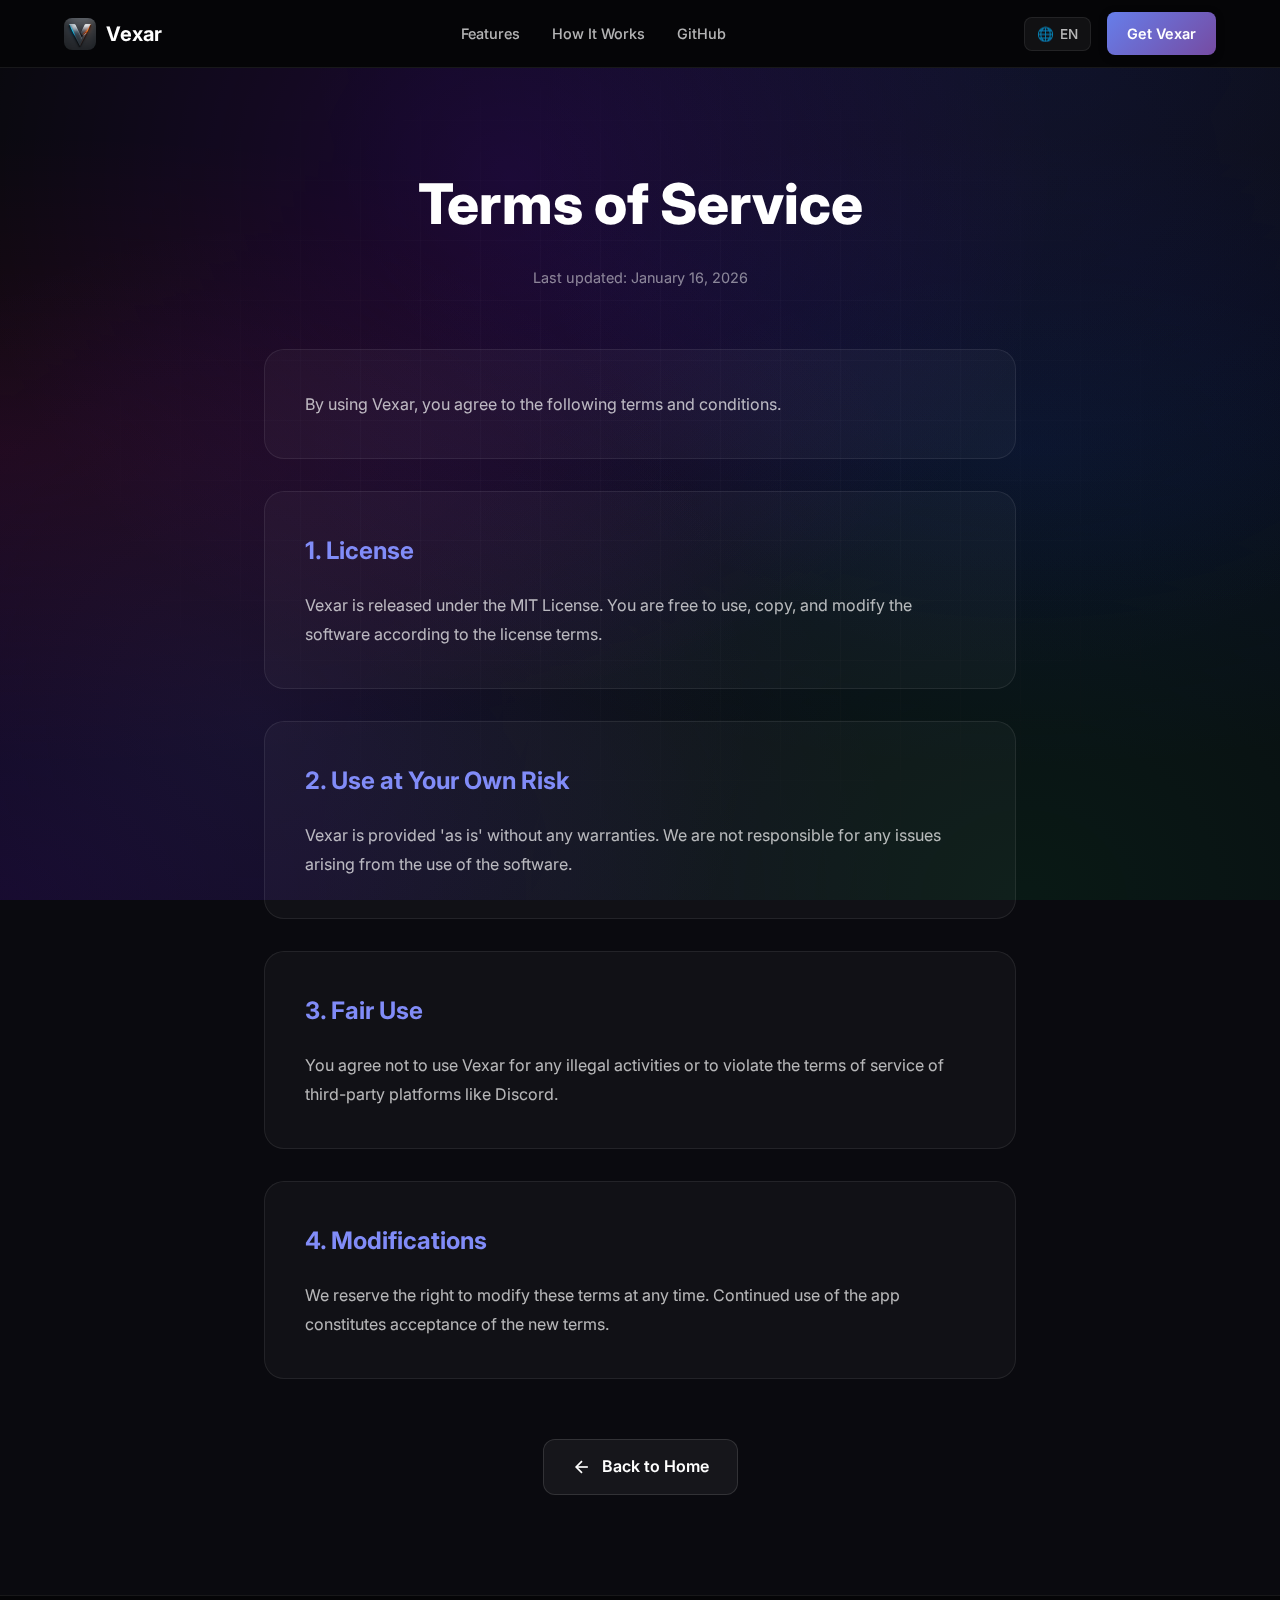
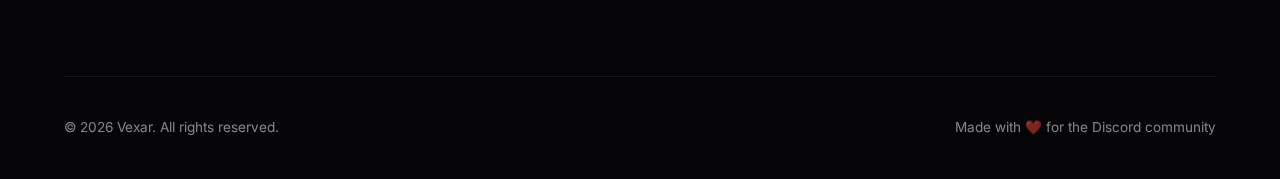
<file: terms.html>
<!DOCTYPE html>
<html lang="en">

<head>
    <meta charset="UTF-8">
    <meta name="viewport" content="width=device-width, initial-scale=1.0">
    <meta name="description" content="Vexar Terms of Service - Rules and guidelines for using Vexar.">
    <title data-i18n="terms.title">Terms of Service - Vexar</title>
    <link rel="preconnect" href="https://fonts.googleapis.com">
    <link rel="preconnect" href="https://fonts.gstatic.com" crossorigin>
    <link href="https://fonts.googleapis.com/css2?family=Inter:wght@300;400;500;600;700;800;900&display=swap"
        rel="stylesheet">
    <link rel="stylesheet" href="styles.css">
    <link rel="icon" type="image/png" href="assets/vexar-logo.png">
</head>

<body class="legal-page">
    <!-- Animated Background -->
    <div class="bg-animated">
        <div class="bg-gradient"></div>
        <div class="bg-mesh"></div>
        <div class="grid-overlay"></div>
    </div>

    <!-- Navbar -->
    <nav class="navbar scrolled" id="navbar">
        <div class="nav-container">
            <a href="index.html" class="nav-logo">
                <div class="logo-icon">
                    <img src="assets/vexar-logo.png" alt="Vexar" width="32" height="32">
                </div>
                <span class="logo-text">Vexar</span>
            </a>

            <div class="nav-links" id="navLinks">
                <a href="index.html#features" class="nav-link" data-i18n="nav.features">Features</a>
                <a href="index.html#how-it-works" class="nav-link" data-i18n="nav.howItWorks">How It Works</a>
                <a href="https://github.com/vexar-app/vexar-app" target="_blank" class="nav-link">GitHub</a>
            </div>

            <div class="nav-actions">
                <button class="lang-switcher" id="langSwitcher" aria-label="Switch Language">
                    <span class="lang-icon">🌐</span>
                    <span class="lang-text" id="currentLang">EN</span>
                </button>
                <a href="index.html#download" class="nav-cta" data-i18n="nav.getVexar">Get Vexar</a>
            </div>
        </div>
    </nav>

    <!-- Content -->
    <main class="legal-content">
        <div class="container">
            <h1 data-i18n="terms.title">Terms of Service</h1>
            <p class="last-updated" data-i18n="terms.lastUpdated"></p>

            <div class="content-block">
                <p data-i18n="terms.intro"></p>
            </div>

            <div class="content-block">
                <h2 data-i18n="terms.section1.title"></h2>
                <p data-i18n="terms.section1.content"></p>
            </div>

            <div class="content-block">
                <h2 data-i18n="terms.section2.title"></h2>
                <p data-i18n="terms.section2.content"></p>
            </div>

            <div class="content-block">
                <h2 data-i18n="terms.section3.title"></h2>
                <p data-i18n="terms.section3.content"></p>
            </div>

            <div class="content-block">
                <h2 data-i18n="terms.section4.title"></h2>
                <p data-i18n="terms.section4.content"></p>
            </div>

            <div class="back-home">
                <a href="index.html" class="btn btn-secondary">
                    <svg class="btn-icon" viewBox="0 0 24 24" fill="none" stroke="currentColor" stroke-width="2">
                        <line x1="19" y1="12" x2="5" y2="12" />
                        <polyline points="12 19 5 12 12 5" />
                    </svg>
                    <span>Back to Home</span>
                </a>
            </div>
        </div>
    </main>

    <!-- Footer -->
    <footer class="footer">
        <div class="container">
            <div class="footer-bottom">
                <p data-i18n="footer.copyright">© 2026 Vexar. All rights reserved.</p>
                <p data-i18n="footer.madeWith">Made with ❤️ for the Discord community</p>
            </div>
        </div>
    </footer>

    <script src="translations.js"></script>
    <script src="script.js"></script>
</body>

</html>
</file>
<file: styles.css>
/* ============================================
   VEXAR WEBSITE - Premium Design System
   ============================================ */

/* CSS Variables */
:root {
    /* Colors */
    --color-primary: #667eea;
    --color-primary-light: #818cf8;
    --color-primary-dark: #5b21b6;
    --color-secondary: #764ba2;
    --color-accent: #4ade80;
    --color-accent-light: #86efac;

    /* Backgrounds */
    --bg-dark: #0a0a0f;
    --bg-darker: #050507;
    --bg-card: rgba(255, 255, 255, 0.03);
    --bg-card-hover: rgba(255, 255, 255, 0.06);
    --bg-glass: rgba(255, 255, 255, 0.05);

    /* Text */
    --text-primary: #ffffff;
    --text-secondary: rgba(255, 255, 255, 0.7);
    --text-muted: rgba(255, 255, 255, 0.5);

    /* Borders */
    --border-subtle: rgba(255, 255, 255, 0.08);
    --border-light: rgba(255, 255, 255, 0.12);

    /* Gradients */
    --gradient-primary: linear-gradient(135deg, #667eea 0%, #764ba2 100%);
    --gradient-accent: linear-gradient(135deg, #4ade80 0%, #22c55e 100%);
    --gradient-mesh:
        radial-gradient(at 40% 20%, hsla(271, 100%, 50%, 0.15) 0px, transparent 50%),
        radial-gradient(at 80% 0%, hsla(225, 100%, 55%, 0.1) 0px, transparent 50%),
        radial-gradient(at 0% 50%, hsla(339, 100%, 50%, 0.08) 0px, transparent 50%),
        radial-gradient(at 80% 50%, hsla(225, 100%, 45%, 0.1) 0px, transparent 50%),
        radial-gradient(at 0% 100%, hsla(266, 100%, 50%, 0.12) 0px, transparent 50%),
        radial-gradient(at 80% 100%, hsla(150, 100%, 40%, 0.08) 0px, transparent 50%);

    /* Shadows */
    --shadow-sm: 0 2px 8px rgba(0, 0, 0, 0.3);
    --shadow-md: 0 4px 20px rgba(0, 0, 0, 0.4);
    --shadow-lg: 0 8px 40px rgba(0, 0, 0, 0.5);
    --shadow-glow: 0 0 60px rgba(102, 126, 234, 0.3);
    --shadow-accent-glow: 0 0 40px rgba(74, 222, 128, 0.3);

    /* Typography */
    --font-family: 'Inter', -apple-system, BlinkMacSystemFont, sans-serif;

    /* Spacing */
    --container-width: 1200px;
    --section-padding: 120px;

    /* Transitions */
    --transition-fast: 0.15s ease;
    --transition-base: 0.3s ease;
    --transition-slow: 0.5s ease;

    /* Border Radius */
    --radius-sm: 8px;
    --radius-md: 12px;
    --radius-lg: 20px;
    --radius-xl: 28px;
}

/* Reset & Base */
*,
*::before,
*::after {
    margin: 0;
    padding: 0;
    box-sizing: border-box;
}

html {
    scroll-behavior: smooth;
    scroll-padding-top: 80px;
}

body {
    font-family: var(--font-family);
    background: var(--bg-dark);
    color: var(--text-primary);
    line-height: 1.6;
    overflow-x: hidden;
    -webkit-font-smoothing: antialiased;
    -moz-osx-font-smoothing: grayscale;
}

a {
    text-decoration: none;
    color: inherit;
}

button {
    border: none;
    background: none;
    cursor: pointer;
    font-family: inherit;
}

img {
    max-width: 100%;
    height: auto;
}

/* Container */
.container {
    max-width: var(--container-width);
    margin: 0 auto;
    padding: 0 24px;
}

/* ============================================
   ANIMATED BACKGROUND
   ============================================ */

.bg-animated {
    position: fixed;
    top: 0;
    left: 0;
    width: 100%;
    height: 100%;
    z-index: -1;
    overflow: hidden;
}

.bg-gradient {
    position: absolute;
    inset: 0;
    background: var(--gradient-mesh);
    animation: meshMove 20s ease-in-out infinite;
}

@keyframes meshMove {

    0%,
    100% {
        transform: scale(1) rotate(0deg);
    }

    50% {
        transform: scale(1.1) rotate(2deg);
    }
}

.bg-mesh {
    position: absolute;
    inset: 0;
    background:
        radial-gradient(circle at 20% 80%, rgba(102, 126, 234, 0.08) 0%, transparent 40%),
        radial-gradient(circle at 80% 20%, rgba(118, 75, 162, 0.06) 0%, transparent 40%);
    animation: meshPulse 15s ease-in-out infinite alternate;
}

@keyframes meshPulse {
    0% {
        opacity: 0.5;
    }

    100% {
        opacity: 1;
    }
}

.floating-orbs {
    position: absolute;
    inset: 0;
}

.orb {
    position: absolute;
    border-radius: 50%;
    filter: blur(60px);
    opacity: 0.4;
    animation: float 20s ease-in-out infinite;
}

.orb-1 {
    width: 400px;
    height: 400px;
    background: var(--color-primary);
    top: -100px;
    left: -100px;
    animation-delay: 0s;
}

.orb-2 {
    width: 300px;
    height: 300px;
    background: var(--color-secondary);
    top: 50%;
    right: -100px;
    animation-delay: -5s;
}

.orb-3 {
    width: 350px;
    height: 350px;
    background: var(--color-accent);
    bottom: -100px;
    left: 30%;
    animation-delay: -10s;
    opacity: 0.2;
}

.orb-4 {
    width: 250px;
    height: 250px;
    background: var(--color-primary-light);
    top: 30%;
    left: 50%;
    animation-delay: -7s;
    opacity: 0.3;
}

.orb-5 {
    width: 200px;
    height: 200px;
    background: var(--color-secondary);
    bottom: 20%;
    right: 20%;
    animation-delay: -12s;
    opacity: 0.25;
}

@keyframes float {

    0%,
    100% {
        transform: translate(0, 0) scale(1);
    }

    25% {
        transform: translate(30px, -30px) scale(1.05);
    }

    50% {
        transform: translate(-20px, 20px) scale(0.95);
    }

    75% {
        transform: translate(20px, 10px) scale(1.02);
    }
}

.grid-overlay {
    position: absolute;
    inset: 0;
    background-image:
        linear-gradient(rgba(255, 255, 255, 0.02) 1px, transparent 1px),
        linear-gradient(90deg, rgba(255, 255, 255, 0.02) 1px, transparent 1px);
    background-size: 60px 60px;
    mask-image: radial-gradient(ellipse at center, black 30%, transparent 70%);
}

/* ============================================
   NAVBAR
   ============================================ */

.navbar {
    position: fixed;
    top: 0;
    left: 0;
    right: 0;
    z-index: 1000;
    padding: 16px 0;
    background: transparent;
    transition: all var(--transition-base);
}

.navbar.scrolled {
    background: rgba(10, 10, 15, 0.85);
    backdrop-filter: blur(20px);
    border-bottom: 1px solid var(--border-subtle);
    padding: 12px 0;
}

.nav-container {
    max-width: var(--container-width);
    margin: 0 auto;
    padding: 0 24px;
    display: flex;
    align-items: center;
    justify-content: space-between;
}

.nav-logo {
    display: flex;
    align-items: center;
    gap: 10px;
    font-weight: 700;
    font-size: 1.25rem;
}

.logo-icon {
    display: flex;
    align-items: center;
    justify-content: center;
}

.logo-icon img {
    border-radius: 8px;
    object-fit: contain;
}

.nav-links {
    display: flex;
    align-items: center;
    gap: 32px;
}

.nav-link {
    font-size: 0.9rem;
    font-weight: 500;
    color: var(--text-secondary);
    transition: color var(--transition-fast);
    position: relative;
}

.nav-link::after {
    content: '';
    position: absolute;
    bottom: -4px;
    left: 0;
    width: 0;
    height: 2px;
    background: var(--gradient-primary);
    transition: width var(--transition-base);
    border-radius: 1px;
}

.nav-link:hover {
    color: var(--text-primary);
}

.nav-link:hover::after {
    width: 100%;
}

.nav-actions {
    display: flex;
    align-items: center;
    gap: 16px;
}

.lang-switcher {
    display: flex;
    align-items: center;
    gap: 6px;
    padding: 8px 12px;
    background: var(--bg-glass);
    border: 1px solid var(--border-subtle);
    border-radius: var(--radius-sm);
    color: var(--text-secondary);
    font-size: 0.85rem;
    font-weight: 500;
    transition: all var(--transition-fast);
}

.lang-switcher:hover {
    background: var(--bg-card-hover);
    border-color: var(--border-light);
    color: var(--text-primary);
}

.nav-cta {
    padding: 10px 20px;
    background: var(--gradient-primary);
    border-radius: var(--radius-sm);
    font-size: 0.9rem;
    font-weight: 600;
    transition: all var(--transition-base);
    box-shadow: var(--shadow-sm);
}

.nav-cta:hover {
    transform: translateY(-2px);
    box-shadow: var(--shadow-glow);
}

.mobile-toggle {
    display: none;
    flex-direction: column;
    gap: 5px;
    padding: 8px;
}

.mobile-toggle span {
    width: 24px;
    height: 2px;
    background: var(--text-primary);
    border-radius: 1px;
    transition: all var(--transition-fast);
}

/* ============================================
   HERO SECTION
   ============================================ */

.hero {
    min-height: 100vh;
    display: flex;
    align-items: center;
    justify-content: center;
    padding: 120px 24px 80px;
    position: relative;
    max-width: var(--container-width);
    margin: 0 auto;
    gap: 40px;
    overflow: hidden;
}

.hero-content {
    flex: 1;
    max-width: 550px;
    min-width: 0;
}

.hero-badge {
    display: inline-flex;
    align-items: center;
    gap: 8px;
    padding: 8px 16px;
    background: var(--bg-glass);
    border: 1px solid var(--border-light);
    border-radius: 100px;
    font-size: 0.85rem;
    font-weight: 500;
    color: var(--text-secondary);
    margin-bottom: 24px;
    backdrop-filter: blur(10px);
}

.badge-dot {
    width: 8px;
    height: 8px;
    background: var(--color-accent);
    border-radius: 50%;
    animation: pulse 2s ease-in-out infinite;
}

@keyframes pulse {

    0%,
    100% {
        opacity: 1;
        transform: scale(1);
    }

    50% {
        opacity: 0.5;
        transform: scale(1.2);
    }
}

.hero-title {
    font-size: clamp(2.5rem, 5vw, 4rem);
    font-weight: 800;
    line-height: 1.1;
    margin-bottom: 24px;
}

.hero-title span {
    display: block;
}

.gradient-text {
    background: var(--gradient-primary);
    -webkit-background-clip: text;
    -webkit-text-fill-color: transparent;
    background-clip: text;
}

.hero-description {
    font-size: 1.125rem;
    color: var(--text-secondary);
    line-height: 1.7;
    margin-bottom: 40px;
}

.hero-actions {
    display: flex;
    flex-wrap: wrap;
    gap: 16px;
    margin-bottom: 60px;
}

/* Buttons */
.btn {
    display: inline-flex;
    align-items: center;
    gap: 10px;
    padding: 14px 28px;
    font-size: 1rem;
    font-weight: 600;
    border-radius: var(--radius-md);
    transition: all var(--transition-base);
}

.btn-icon {
    width: 20px;
    height: 20px;
}

.btn-primary {
    background: var(--gradient-primary);
    color: white;
    box-shadow: var(--shadow-md), var(--shadow-glow);
}

.btn-primary:hover {
    transform: translateY(-3px);
    box-shadow: var(--shadow-lg), 0 0 80px rgba(102, 126, 234, 0.4);
}

.btn-secondary {
    background: var(--bg-glass);
    border: 1px solid var(--border-light);
    color: var(--text-primary);
    backdrop-filter: blur(10px);
}

.btn-secondary:hover {
    background: var(--bg-card-hover);
    border-color: var(--color-primary);
    transform: translateY(-2px);
}

/* Hero Stats */
.hero-stats {
    display: flex;
    align-items: center;
    gap: 32px;
}

.stat {
    display: flex;
    flex-direction: column;
    gap: 4px;
}

.stat-number {
    font-size: 2rem;
    font-weight: 800;
    background: var(--gradient-accent);
    -webkit-background-clip: text;
    -webkit-text-fill-color: transparent;
    background-clip: text;
}

.stat-suffix {
    font-size: 1.5rem;
    font-weight: 800;
    background: var(--gradient-accent);
    -webkit-background-clip: text;
    -webkit-text-fill-color: transparent;
    background-clip: text;
}

.stat-label {
    font-size: 0.85rem;
    color: var(--text-muted);
}

.stat-divider {
    width: 1px;
    height: 40px;
    background: var(--border-light);
}

/* Hero Visual */
.hero-visual {
    flex: 1;
    display: flex;
    justify-content: center;
    align-items: center;
    position: relative;
    max-width: 450px;
    min-width: 0;
}

.app-preview {
    position: relative;
    perspective: 1000px;
}

.app-window {
    width: 320px;
    background: rgba(20, 20, 25, 0.9);
    border-radius: var(--radius-lg);
    border: 1px solid var(--border-light);
    backdrop-filter: blur(20px);
    overflow: hidden;
    box-shadow: var(--shadow-lg);
    animation: windowFloat 6s ease-in-out infinite;
    transform-style: preserve-3d;
}

@keyframes windowFloat {

    0%,
    100% {
        transform: translateY(0) rotateX(2deg) rotateY(-2deg);
    }

    50% {
        transform: translateY(-10px) rotateX(-2deg) rotateY(2deg);
    }
}

.window-header {
    display: flex;
    align-items: center;
    padding: 14px 16px;
    background: rgba(0, 0, 0, 0.3);
    border-bottom: 1px solid var(--border-subtle);
}

.window-controls {
    display: flex;
    gap: 8px;
}

.control {
    width: 12px;
    height: 12px;
    border-radius: 50%;
}

.control.red {
    background: #ff5f57;
}

.control.yellow {
    background: #febc2e;
}

.control.green {
    background: #28c840;
}

.window-title {
    flex: 1;
    text-align: center;
    font-size: 0.85rem;
    font-weight: 600;
    color: var(--text-secondary);
    margin-right: 44px;
}

.window-content {
    padding: 32px 24px;
    display: flex;
    flex-direction: column;
    align-items: center;
    gap: 16px;
}

.status-indicator {
    position: relative;
    width: 80px;
    height: 80px;
    display: flex;
    align-items: center;
    justify-content: center;
}

.status-indicator.connected .pulse-core {
    width: 40px;
    height: 40px;
    background: var(--gradient-accent);
    border-radius: 50%;
    box-shadow: var(--shadow-accent-glow);
    animation: corePulse 2s ease-in-out infinite;
}

@keyframes corePulse {

    0%,
    100% {
        transform: scale(1);
        box-shadow: 0 0 20px rgba(74, 222, 128, 0.4);
    }

    50% {
        transform: scale(1.1);
        box-shadow: 0 0 40px rgba(74, 222, 128, 0.6);
    }
}

.pulse-ring {
    position: absolute;
    width: 100%;
    height: 100%;
    border: 2px solid var(--color-accent);
    border-radius: 50%;
    animation: ringPulse 2s ease-out infinite;
    opacity: 0;
}

@keyframes ringPulse {
    0% {
        transform: scale(0.5);
        opacity: 0.8;
    }

    100% {
        transform: scale(1.5);
        opacity: 0;
    }
}

.status-text {
    font-size: 1.25rem;
    font-weight: 700;
    color: var(--color-accent);
}

.status-sub {
    font-size: 0.85rem;
    color: var(--text-muted);
}

.app-stats {
    display: flex;
    gap: 20px;
    margin-top: 16px;
    padding-top: 16px;
    border-top: 1px solid var(--border-subtle);
    width: 100%;
}

.app-stat {
    flex: 1;
    display: flex;
    align-items: center;
    gap: 10px;
    padding: 12px;
    background: var(--bg-glass);
    border-radius: var(--radius-sm);
}

.app-stat-icon {
    font-size: 1.25rem;
}

.app-stat-info {
    display: flex;
    flex-direction: column;
    gap: 2px;
}

.app-stat-value {
    font-size: 0.9rem;
    font-weight: 600;
}

.app-stat-label {
    font-size: 0.75rem;
    color: var(--text-muted);
}

/* Menu Bar Preview */
.menubar-preview {
    position: absolute;
    top: -50px;
    right: -30px;
    background: rgba(30, 30, 35, 0.95);
    border-radius: 8px;
    padding: 8px 16px;
    border: 1px solid var(--border-light);
    backdrop-filter: blur(20px);
}

.menubar-icons {
    display: flex;
    align-items: center;
    gap: 12px;
}

.mb-icon {
    font-size: 14px;
    opacity: 0.7;
}

.vexar-icon {
    opacity: 1;
    display: flex;
    align-items: center;
}

.vexar-icon.active svg {
    filter: drop-shadow(0 0 6px rgba(74, 222, 128, 0.6));
}

.mb-time {
    font-size: 13px;
    font-weight: 500;
    color: var(--text-secondary);
}

/* Floating Cards */
.floating-elements {
    position: absolute;
    inset: 0;
    pointer-events: none;
}

.float-card {
    position: absolute;
    display: flex;
    align-items: center;
    gap: 10px;
    padding: 12px 18px;
    background: rgba(20, 20, 25, 0.9);
    border-radius: var(--radius-md);
    border: 1px solid var(--border-light);
    backdrop-filter: blur(10px);
    font-size: 0.85rem;
    font-weight: 500;
    box-shadow: var(--shadow-md);
    animation: floatCard 4s ease-in-out infinite;
}

.float-icon {
    font-size: 1.25rem;
}

.float-1 {
    top: 10%;
    left: 0;
    animation-delay: 0s;
}

.float-2 {
    bottom: 30%;
    right: 0;
    animation-delay: -1s;
}

.float-3 {
    bottom: 5%;
    left: 5%;
    animation-delay: -2s;
}

@keyframes floatCard {

    0%,
    100% {
        transform: translateY(0);
    }

    50% {
        transform: translateY(-10px);
    }
}

/* ============================================
   TRUSTED SECTION
   ============================================ */

.trusted-section {
    padding: 60px 0;
    border-top: 1px solid var(--border-subtle);
    border-bottom: 1px solid var(--border-subtle);
    background: var(--bg-glass);
}

.trusted-text {
    text-align: center;
    font-size: 0.9rem;
    color: var(--text-muted);
    text-transform: uppercase;
    letter-spacing: 2px;
    margin-bottom: 24px;
}

.trusted-logos {
    overflow: hidden;
    mask-image: linear-gradient(to right, transparent, black 10%, black 90%, transparent);
}

.logo-scroll {
    display: flex;
    gap: 60px;
    animation: scroll 20s linear infinite;
}

.tech-logo {
    font-size: 1.1rem;
    color: var(--text-secondary);
    white-space: nowrap;
    padding: 12px 24px;
    background: var(--bg-card);
    border-radius: var(--radius-sm);
    border: 1px solid var(--border-subtle);
}

@keyframes scroll {
    0% {
        transform: translateX(0);
    }

    100% {
        transform: translateX(-50%);
    }
}

/* ============================================
   FEATURES SECTION
   ============================================ */

.features-section {
    padding: var(--section-padding) 0;
}

.section-header {
    text-align: center;
    max-width: 700px;
    margin: 0 auto 80px;
}

.section-badge {
    display: inline-block;
    padding: 8px 16px;
    background: var(--bg-glass);
    border: 1px solid var(--border-light);
    border-radius: 100px;
    font-size: 0.8rem;
    font-weight: 600;
    text-transform: uppercase;
    letter-spacing: 1px;
    color: var(--color-primary-light);
    margin-bottom: 20px;
}

.section-title {
    font-size: clamp(2rem, 4vw, 3rem);
    font-weight: 800;
    line-height: 1.2;
    margin-bottom: 20px;
}

.section-description {
    font-size: 1.125rem;
    color: var(--text-secondary);
    line-height: 1.7;
}

.features-grid {
    display: grid;
    grid-template-columns: repeat(3, 1fr);
    gap: 24px;
}

.feature-card {
    padding: 32px;
    background: var(--bg-card);
    border: 1px solid var(--border-subtle);
    border-radius: var(--radius-lg);
    transition: all var(--transition-base);
    position: relative;
    overflow: hidden;
}

.feature-card::before {
    content: '';
    position: absolute;
    top: 0;
    left: 0;
    right: 0;
    height: 2px;
    background: var(--gradient-primary);
    transform: scaleX(0);
    transform-origin: left;
    transition: transform var(--transition-base);
}

.feature-card:hover {
    background: var(--bg-card-hover);
    border-color: var(--border-light);
    transform: translateY(-4px);
}

.feature-card:hover::before {
    transform: scaleX(1);
}

.feature-large {
    grid-column: span 3;
    display: flex;
    align-items: center;
    gap: 60px;
    padding: 48px;
}

.feature-visual {
    flex: 1;
    display: flex;
    align-items: center;
    justify-content: center;
}

.pulse-animation {
    position: relative;
    width: 200px;
    height: 200px;
    display: flex;
    align-items: center;
    justify-content: center;
}

.pulse-center {
    z-index: 2;
}

.pulse-wave {
    position: absolute;
    width: 100%;
    height: 100%;
    border: 2px solid var(--color-accent);
    border-radius: 50%;
    opacity: 0;
    animation: waveExpand 3s ease-out infinite;
}

.pulse-wave-1 {
    animation-delay: 0s;
}

.pulse-wave-2 {
    animation-delay: 1s;
}

.pulse-wave-3 {
    animation-delay: 2s;
}

@keyframes waveExpand {
    0% {
        transform: scale(0.3);
        opacity: 0.6;
    }

    100% {
        transform: scale(1);
        opacity: 0;
    }
}

.feature-content {
    flex: 1.5;
}

.feature-icon {
    width: 56px;
    height: 56px;
    display: flex;
    align-items: center;
    justify-content: center;
    background: var(--gradient-primary);
    border-radius: var(--radius-md);
    margin-bottom: 20px;
}

.feature-icon svg {
    width: 28px;
    height: 28px;
    stroke: white;
}

.feature-title {
    font-size: 1.25rem;
    font-weight: 700;
    margin-bottom: 12px;
}

.feature-description {
    font-size: 0.95rem;
    color: var(--text-secondary);
    line-height: 1.6;
}

/* ============================================
   HOW IT WORKS SECTION
   ============================================ */

.how-section {
    padding: var(--section-padding) 0;
    background: linear-gradient(180deg, transparent 0%, rgba(102, 126, 234, 0.03) 50%, transparent 100%);
}

.steps-wrapper {
    position: relative;
    max-width: 800px;
    margin: 0 auto;
}

.steps-line {
    position: absolute;
    left: 32px;
    top: 40px;
    bottom: 40px;
    width: 2px;
    background: linear-gradient(180deg, var(--color-primary) 0%, var(--color-accent) 100%);
    border-radius: 1px;
}

.step {
    display: flex;
    align-items: flex-start;
    gap: 32px;
    padding: 32px;
    background: var(--bg-card);
    border: 1px solid var(--border-subtle);
    border-radius: var(--radius-lg);
    margin-bottom: 24px;
    position: relative;
    transition: all var(--transition-base);
}

.step:hover {
    background: var(--bg-card-hover);
    border-color: var(--border-light);
    transform: translateX(8px);
}

.step-number {
    width: 64px;
    height: 64px;
    display: flex;
    align-items: center;
    justify-content: center;
    background: var(--gradient-primary);
    border-radius: 50%;
    font-size: 1.5rem;
    font-weight: 800;
    flex-shrink: 0;
    box-shadow: var(--shadow-glow);
}

.step-content {
    flex: 1;
}

.step-title {
    font-size: 1.25rem;
    font-weight: 700;
    margin-bottom: 8px;
}

.step-description {
    font-size: 0.95rem;
    color: var(--text-secondary);
    line-height: 1.6;
}

.step-visual {
    width: 80px;
    height: 80px;
    display: flex;
    align-items: center;
    justify-content: center;
}

.step-icon-wrapper {
    width: 60px;
    height: 60px;
    display: flex;
    align-items: center;
    justify-content: center;
    background: var(--bg-glass);
    border: 1px solid var(--border-light);
    border-radius: var(--radius-md);
}

.step-icon-wrapper svg {
    width: 28px;
    height: 28px;
    stroke: var(--color-primary-light);
}

.step-icon-wrapper.success {
    background: rgba(74, 222, 128, 0.1);
    border-color: rgba(74, 222, 128, 0.3);
}

.step-icon-wrapper.success svg {
    stroke: var(--color-accent);
}

/* ============================================
   TECH STACK SECTION
   ============================================ */

.tech-section {
    padding: 80px 0;
}

.tech-grid {
    display: grid;
    grid-template-columns: repeat(4, 1fr);
    gap: 24px;
}

.tech-card {
    padding: 32px 24px;
    background: var(--bg-card);
    border: 1px solid var(--border-subtle);
    border-radius: var(--radius-lg);
    text-align: center;
    transition: all var(--transition-base);
}

.tech-card:hover {
    background: var(--bg-card-hover);
    border-color: var(--border-light);
    transform: translateY(-4px);
}

.tech-icon {
    width: 48px;
    height: 48px;
    margin: 0 auto 16px;
    display: flex;
    align-items: center;
    justify-content: center;
}

.tech-icon svg {
    width: 40px;
    height: 40px;
    fill: var(--color-primary-light);
}

.tech-card h4 {
    font-size: 1rem;
    font-weight: 700;
    margin-bottom: 8px;
}

.tech-card p {
    font-size: 0.85rem;
    color: var(--text-muted);
}

/* ============================================
   DOWNLOAD SECTION
   ============================================ */

.download-section {
    padding: var(--section-padding) 0;
}

.download-wrapper {
    position: relative;
    background: linear-gradient(135deg, rgba(102, 126, 234, 0.1) 0%, rgba(118, 75, 162, 0.1) 100%);
    border: 1px solid var(--border-light);
    border-radius: var(--radius-xl);
    padding: 80px 60px;
    text-align: center;
    overflow: hidden;
}

.download-glow {
    position: absolute;
    top: 50%;
    left: 50%;
    transform: translate(-50%, -50%);
    width: 400px;
    height: 400px;
    background: radial-gradient(circle, rgba(102, 126, 234, 0.3) 0%, transparent 70%);
    filter: blur(60px);
    pointer-events: none;
}

.download-content {
    position: relative;
    z-index: 1;
}

.download-badge {
    display: inline-block;
    padding: 8px 16px;
    background: var(--gradient-accent);
    border-radius: 100px;
    font-size: 0.8rem;
    font-weight: 700;
    text-transform: uppercase;
    letter-spacing: 1px;
    color: #000;
    margin-bottom: 24px;
}

.download-title {
    font-size: clamp(2rem, 4vw, 3rem);
    font-weight: 800;
    margin-bottom: 16px;
}

.download-description {
    font-size: 1.125rem;
    color: var(--text-secondary);
    max-width: 500px;
    margin: 0 auto 40px;
}

.download-buttons {
    display: flex;
    justify-content: center;
    flex-wrap: wrap;
    gap: 16px;
    margin-bottom: 40px;
}

.btn-download {
    display: flex;
    align-items: center;
    gap: 14px;
    padding: 16px 32px;
    background: var(--gradient-primary);
    border-radius: var(--radius-md);
    font-weight: 600;
    box-shadow: var(--shadow-md), var(--shadow-glow);
    transition: all var(--transition-base);
}

.btn-download:hover {
    transform: translateY(-3px);
    box-shadow: var(--shadow-lg), 0 0 80px rgba(102, 126, 234, 0.4);
}

.btn-download .btn-icon {
    width: 24px;
    height: 24px;
}

.btn-text {
    display: flex;
    flex-direction: column;
    align-items: flex-start;
    gap: 2px;
}

.btn-label {
    font-size: 1rem;
}

.btn-sub {
    font-size: 0.75rem;
    opacity: 0.8;
}

.btn-github {
    display: flex;
    align-items: center;
    gap: 10px;
    padding: 16px 28px;
    background: var(--bg-glass);
    border: 1px solid var(--border-light);
    border-radius: var(--radius-md);
    font-weight: 600;
    backdrop-filter: blur(10px);
    transition: all var(--transition-base);
}

.btn-github:hover {
    background: var(--bg-card-hover);
    border-color: var(--color-primary);
    transform: translateY(-2px);
}

.btn-github .btn-icon {
    width: 22px;
    height: 22px;
}

.download-info {
    display: flex;
    justify-content: center;
    flex-wrap: wrap;
    gap: 24px;
}

.info-item {
    display: flex;
    align-items: center;
    gap: 8px;
    font-size: 0.9rem;
    color: var(--text-secondary);
}

.info-item svg {
    width: 18px;
    height: 18px;
    stroke: var(--color-accent);
}

.download-note {
    display: flex;
    align-items: center;
    justify-content: center;
    gap: 10px;
    padding: 16px 24px;
    background: var(--bg-glass);
    border: 1px solid var(--border-subtle);
    border-radius: var(--radius-md);
    margin-bottom: 32px;
    font-size: 0.9rem;
    color: var(--text-secondary);
}

.note-icon {
    font-size: 1.25rem;
}

/* ============================================
   FOOTER
   ============================================ */

.footer {
    padding: 80px 0 40px;
    border-top: 1px solid var(--border-subtle);
    background: var(--bg-darker);
}

.footer-main {
    display: flex;
    justify-content: space-between;
    gap: 60px;
    margin-bottom: 60px;
}

.footer-brand {
    max-width: 300px;
}

.footer-logo {
    display: flex;
    align-items: center;
    gap: 10px;
    font-size: 1.25rem;
    font-weight: 700;
    margin-bottom: 16px;
}

.footer-tagline {
    font-size: 0.95rem;
    color: var(--text-secondary);
    line-height: 1.6;
}

.footer-links {
    display: flex;
    gap: 80px;
}

.footer-column h4 {
    font-size: 0.85rem;
    font-weight: 600;
    text-transform: uppercase;
    letter-spacing: 1px;
    color: var(--text-muted);
    margin-bottom: 20px;
}

.footer-column a {
    display: block;
    font-size: 0.95rem;
    color: var(--text-secondary);
    margin-bottom: 12px;
    transition: color var(--transition-fast);
}

.footer-column a:hover {
    color: var(--text-primary);
}

.footer-bottom {
    display: flex;
    justify-content: space-between;
    align-items: center;
    padding-top: 40px;
    border-top: 1px solid var(--border-subtle);
}

.footer-bottom p {
    font-size: 0.85rem;
    color: var(--text-muted);
}

/* ============================================
   ANIMATIONS ON SCROLL
   ============================================ */

.animate-on-scroll {
    opacity: 0;
    transform: translateY(30px);
    transition: opacity 0.6s ease, transform 0.6s ease;
}

.animate-on-scroll.visible {
    opacity: 1;
    transform: translateY(0);
}

/* Staggered Animations */
.features-grid .feature-card:nth-child(1) {
    transition-delay: 0.1s;
}

.features-grid .feature-card:nth-child(2) {
    transition-delay: 0.2s;
}

.features-grid .feature-card:nth-child(3) {
    transition-delay: 0.3s;
}

.features-grid .feature-card:nth-child(4) {
    transition-delay: 0.4s;
}

.features-grid .feature-card:nth-child(5) {
    transition-delay: 0.5s;
}

.features-grid .feature-card:nth-child(6) {
    transition-delay: 0.6s;
}

.steps-wrapper .step:nth-child(2) {
    transition-delay: 0.1s;
}

.steps-wrapper .step:nth-child(3) {
    transition-delay: 0.2s;
}

.steps-wrapper .step:nth-child(4) {
    transition-delay: 0.3s;
}

/* ============================================
   RESPONSIVE DESIGN
   ============================================ */

@media (max-width: 1024px) {
    .container {
        padding: 0 20px;
    }

    .hero {
        flex-direction: column;
        text-align: center;
        padding: 120px 20px 80px;
    }

    .hero-content {
        margin-right: 0;
        margin-bottom: 60px;
        max-width: 100%;
        display: flex;
        flex-direction: column;
        align-items: center;
    }

    .hero-actions {
        justify-content: center;
    }

    .hero-stats {
        justify-content: center;
        width: 100%;
    }

    .hero-visual {
        width: 100%;
        display: flex;
        justify-content: center;
    }

    .features-grid {
        grid-template-columns: repeat(2, 1fr);
    }

    .feature-large {
        grid-column: span 2;
        flex-direction: column;
        text-align: center;
    }

    .feature-content {
        max-width: 100%;
    }

    .tech-grid {
        grid-template-columns: repeat(2, 1fr);
    }

    .testimonials-grid {
        grid-template-columns: repeat(2, 1fr);
    }

    .footer-main {
        flex-direction: column;
        align-items: center;
        text-align: center;
    }

    .footer-brand {
        max-width: 100%;
        margin-bottom: 40px;
    }

    .footer-links {
        justify-content: center;
        gap: 40px;
    }
}

@media (max-width: 768px) {
    :root {
        --section-padding: 80px;
    }

    .container {
        padding: 0 16px;
    }

    .nav-container {
        padding: 0 16px;
    }

    .nav-links {
        display: none;
        position: absolute;
        top: 100%;
        left: 0;
        right: 0;
        background: rgba(10, 10, 15, 0.98);
        backdrop-filter: blur(20px);
        padding: 24px;
        flex-direction: column;
        gap: 16px;
        border-bottom: 1px solid var(--border-subtle);
        text-align: center;
    }

    .nav-links.active {
        display: flex;
    }

    .mobile-toggle {
        display: flex;
    }

    .mobile-toggle.active span:nth-child(1) {
        transform: rotate(45deg) translate(5px, 5px);
    }

    .mobile-toggle.active span:nth-child(2) {
        opacity: 0;
    }

    .mobile-toggle.active span:nth-child(3) {
        transform: rotate(-45deg) translate(5px, -5px);
    }

    .hero {
        padding: 100px 16px 60px;
        min-height: auto;
    }

    .hero-title {
        font-size: 2rem;
    }

    .hero-description {
        font-size: 1rem;
        padding: 0 10px;
    }

    .hero-stats {
        flex-wrap: wrap;
        gap: 20px;
        justify-content: center;
    }

    .stat {
        min-width: 120px;
        text-align: center;
    }

    .stat-divider {
        display: none;
    }

    .app-window {
        width: 280px;
    }

    .floating-elements {
        display: none;
    }

    .menubar-preview {
        display: none;
    }

    .section-header {
        padding: 0 10px;
        margin-bottom: 50px;
    }

    .section-title {
        font-size: 1.75rem;
    }

    .section-description {
        font-size: 1rem;
    }

    .features-grid {
        grid-template-columns: 1fr;
        gap: 16px;
    }

    .feature-large {
        grid-column: span 1;
        padding: 32px 24px;
    }

    .feature-card {
        padding: 24px;
    }

    .feature-icon {
        width: 48px;
        height: 48px;
    }

    .feature-icon svg {
        width: 24px;
        height: 24px;
    }

    .pulse-animation {
        width: 150px;
        height: 150px;
    }

    .steps-wrapper {
        padding: 0 10px;
    }

    .steps-line {
        display: none;
    }

    .step {
        flex-direction: column;
        text-align: center;
        padding: 24px;
        gap: 20px;
    }

    .step-number {
        width: 56px;
        height: 56px;
        font-size: 1.25rem;
    }

    .step-visual {
        order: -1;
    }

    .tech-grid {
        grid-template-columns: repeat(2, 1fr);
        gap: 16px;
    }

    .tech-card {
        padding: 24px 16px;
    }

    .testimonials-grid {
        grid-template-columns: 1fr;
        gap: 16px;
    }

    .testimonial-card {
        padding: 24px;
    }

    .faq-wrapper {
        padding: 0;
    }

    .faq-question {
        padding: 20px;
        font-size: 0.95rem;
    }

    .faq-answer p {
        padding: 0 20px 20px;
    }

    .download-wrapper {
        padding: 40px 20px;
        border-radius: var(--radius-lg);
    }

    .download-title {
        font-size: 1.75rem;
    }

    .download-description {
        font-size: 1rem;
        padding: 0 10px;
    }

    .download-buttons {
        flex-direction: column;
        align-items: center;
        width: 100%;
    }

    .btn-download,
    .btn-github {
        width: 100%;
        max-width: 300px;
        justify-content: center;
    }

    .download-note {
        flex-direction: column;
        text-align: center;
        padding: 16px;
    }

    .download-info {
        flex-direction: column;
        align-items: center;
        gap: 12px;
    }

    .footer {
        padding: 60px 0 32px;
    }

    .footer-main {
        gap: 40px;
    }

    .footer-links {
        flex-direction: column;
        gap: 32px;
        width: 100%;
    }

    .footer-column {
        text-align: center;
    }

    .footer-bottom {
        flex-direction: column;
        gap: 12px;
        text-align: center;
    }

    .trusted-section {
        padding: 40px 0;
    }

    .trusted-text {
        font-size: 0.8rem;
    }
}

@media (max-width: 480px) {
    .hero {
        padding: 90px 12px 50px;
    }

    .hero-badge {
        font-size: 0.75rem;
        padding: 6px 12px;
    }

    .hero-title {
        font-size: 1.75rem;
    }

    .hero-description {
        font-size: 0.95rem;
    }

    .hero-actions {
        gap: 12px;
    }

    .btn {
        padding: 12px 20px;
        font-size: 0.9rem;
        width: 100%;
        justify-content: center;
    }

    .hero-stats {
        gap: 16px;
    }

    .stat {
        min-width: 100px;
    }

    .stat-number {
        font-size: 1.5rem;
    }

    .stat-suffix {
        font-size: 1.25rem;
    }

    .stat-label {
        font-size: 0.75rem;
    }

    .section-header {
        margin-bottom: 40px;
    }

    .section-badge {
        font-size: 0.7rem;
        padding: 6px 12px;
    }

    .section-title {
        font-size: 1.5rem;
    }

    .section-description {
        font-size: 0.9rem;
    }

    .feature-card {
        padding: 20px;
    }

    .feature-large {
        padding: 24px 20px;
    }

    .feature-title {
        font-size: 1.1rem;
    }

    .feature-description {
        font-size: 0.9rem;
    }

    .step {
        padding: 20px;
    }

    .step-number {
        width: 48px;
        height: 48px;
        font-size: 1.1rem;
    }

    .step-title {
        font-size: 1.1rem;
    }

    .step-description {
        font-size: 0.9rem;
    }

    .tech-grid {
        grid-template-columns: 1fr;
    }

    .tech-card {
        padding: 20px;
    }

    .testimonial-card {
        padding: 20px;
    }

    .testimonial-content p {
        font-size: 0.95rem;
    }

    .faq-question {
        padding: 16px;
        font-size: 0.9rem;
    }

    .faq-answer p {
        padding: 0 16px 16px;
        font-size: 0.9rem;
    }

    .download-wrapper {
        padding: 32px 16px;
    }

    .download-badge {
        font-size: 0.7rem;
    }

    .download-title {
        font-size: 1.5rem;
    }

    .download-description {
        font-size: 0.95rem;
    }

    .download-note {
        font-size: 0.8rem;
        padding: 12px;
    }

    .btn-download,
    .btn-github {
        max-width: 100%;
        padding: 14px 24px;
    }

    .footer {
        padding: 48px 0 24px;
    }

    .footer-tagline {
        font-size: 0.85rem;
    }

    .footer-column h4 {
        font-size: 0.8rem;
    }

    .footer-column a {
        font-size: 0.9rem;
    }

    .footer-bottom p {
        font-size: 0.75rem;
    }
}

/* ============================================
   TESTIMONIALS SECTION
   ============================================ */

.testimonials-section {
    padding: var(--section-padding) 0;
    background: linear-gradient(180deg, transparent 0%, rgba(118, 75, 162, 0.03) 50%, transparent 100%);
}

.testimonials-grid {
    display: grid;
    grid-template-columns: repeat(3, 1fr);
    gap: 24px;
}

.testimonial-card {
    padding: 32px;
    background: var(--bg-card);
    border: 1px solid var(--border-subtle);
    border-radius: var(--radius-lg);
    transition: all var(--transition-base);
    display: flex;
    flex-direction: column;
    gap: 24px;
}

.testimonial-card:hover {
    background: var(--bg-card-hover);
    border-color: var(--border-light);
    transform: translateY(-4px);
}

.testimonial-content {
    flex: 1;
}

.testimonial-stars {
    color: #fbbf24;
    font-size: 1.1rem;
    letter-spacing: 2px;
    margin-bottom: 16px;
}

.testimonial-content p {
    font-size: 1rem;
    color: var(--text-secondary);
    line-height: 1.7;
    font-style: italic;
}

.testimonial-author {
    display: flex;
    align-items: center;
    gap: 14px;
    padding-top: 16px;
    border-top: 1px solid var(--border-subtle);
}

.author-avatar {
    width: 48px;
    height: 48px;
    display: flex;
    align-items: center;
    justify-content: center;
    background: var(--bg-glass);
    border-radius: 50%;
    font-size: 1.5rem;
}

.author-info {
    display: flex;
    flex-direction: column;
    gap: 2px;
}

.author-name {
    font-size: 0.95rem;
    font-weight: 600;
}

.author-role {
    font-size: 0.8rem;
    color: var(--text-muted);
}

@media (max-width: 1024px) {
    .testimonials-grid {
        grid-template-columns: repeat(2, 1fr);
    }
}

@media (max-width: 768px) {
    .testimonials-grid {
        grid-template-columns: 1fr;
    }
}

/* ============================================
   FAQ SECTION
   ============================================ */

.faq-section {
    padding: var(--section-padding) 0;
}

.faq-wrapper {
    max-width: 800px;
    margin: 0 auto;
}

.faq-item {
    margin-bottom: 16px;
    border: 1px solid var(--border-subtle);
    border-radius: var(--radius-lg);
    overflow: hidden;
    transition: all var(--transition-base);
}

.faq-item:hover {
    border-color: var(--border-light);
}

.faq-item.active {
    border-color: var(--color-primary);
    box-shadow: 0 0 20px rgba(102, 126, 234, 0.15);
}

.faq-question {
    width: 100%;
    display: flex;
    align-items: center;
    justify-content: space-between;
    padding: 24px 28px;
    background: var(--bg-card);
    font-size: 1rem;
    font-weight: 600;
    color: var(--text-primary);
    text-align: left;
    cursor: pointer;
    transition: all var(--transition-base);
}

.faq-question:hover {
    background: var(--bg-card-hover);
}

.faq-icon {
    width: 20px;
    height: 20px;
    stroke: var(--text-muted);
    transition: transform var(--transition-base);
    flex-shrink: 0;
}

.faq-item.active .faq-icon {
    transform: rotate(180deg);
    stroke: var(--color-primary-light);
}

.faq-answer {
    max-height: 0;
    overflow: hidden;
    transition: max-height var(--transition-base), padding var(--transition-base);
    margin-top: 5px;
}

.faq-item.active .faq-answer {
    max-height: 200px;
}

.faq-answer p {
    padding: 0 28px 24px;
    font-size: 0.95rem;
    color: var(--text-secondary);
    line-height: 1.7;
}

/* Prefers Reduced Motion */
@media (prefers-reduced-motion: reduce) {

    *,
    *::before,
    *::after {
        animation-duration: 0.01ms !important;
        animation-iteration-count: 1 !important;
        transition-duration: 0.01ms !important;
    }
}
/* ============================================
   LEGAL PAGES
   ============================================ */

.legal-page .navbar {
    background: var(--bg-darker);
    border-bottom: 1px solid var(--border-subtle);
}

.legal-content {
    padding: 160px 0 100px;
    min-height: 80vh;
}

.legal-content .container {
    max-width: 800px;
    margin: 0 auto;
}

.legal-content h1 {
    font-size: clamp(2.5rem, 5vw, 3.5rem);
    font-weight: 800;
    margin-bottom: 16px;
    text-align: center;
}

.last-updated {
    text-align: center;
    color: var(--text-muted);
    font-size: 0.9rem;
    margin-bottom: 60px;
}

.content-block {
    background: var(--bg-card);
    border: 1px solid var(--border-subtle);
    border-radius: var(--radius-lg);
    padding: 40px;
    margin-bottom: 32px;
}

.content-block h2 {
    font-size: 1.5rem;
    font-weight: 700;
    margin-bottom: 20px;
    color: var(--color-primary-light);
}

.content-block p {
    color: var(--text-secondary);
    line-height: 1.8;
}

.back-home {
    margin-top: 60px;
    text-align: center;
}

.back-home .btn {
    display: inline-flex;
    padding: 14px 28px;
}

@media (max-width: 768px) {
    .legal-content {
        padding: 120px 20px 60px;
    }
    
    .content-block {
        padding: 24px;
    }
    
    .legal-content h1 {
        font-size: 2rem;
    }
}
</file>
